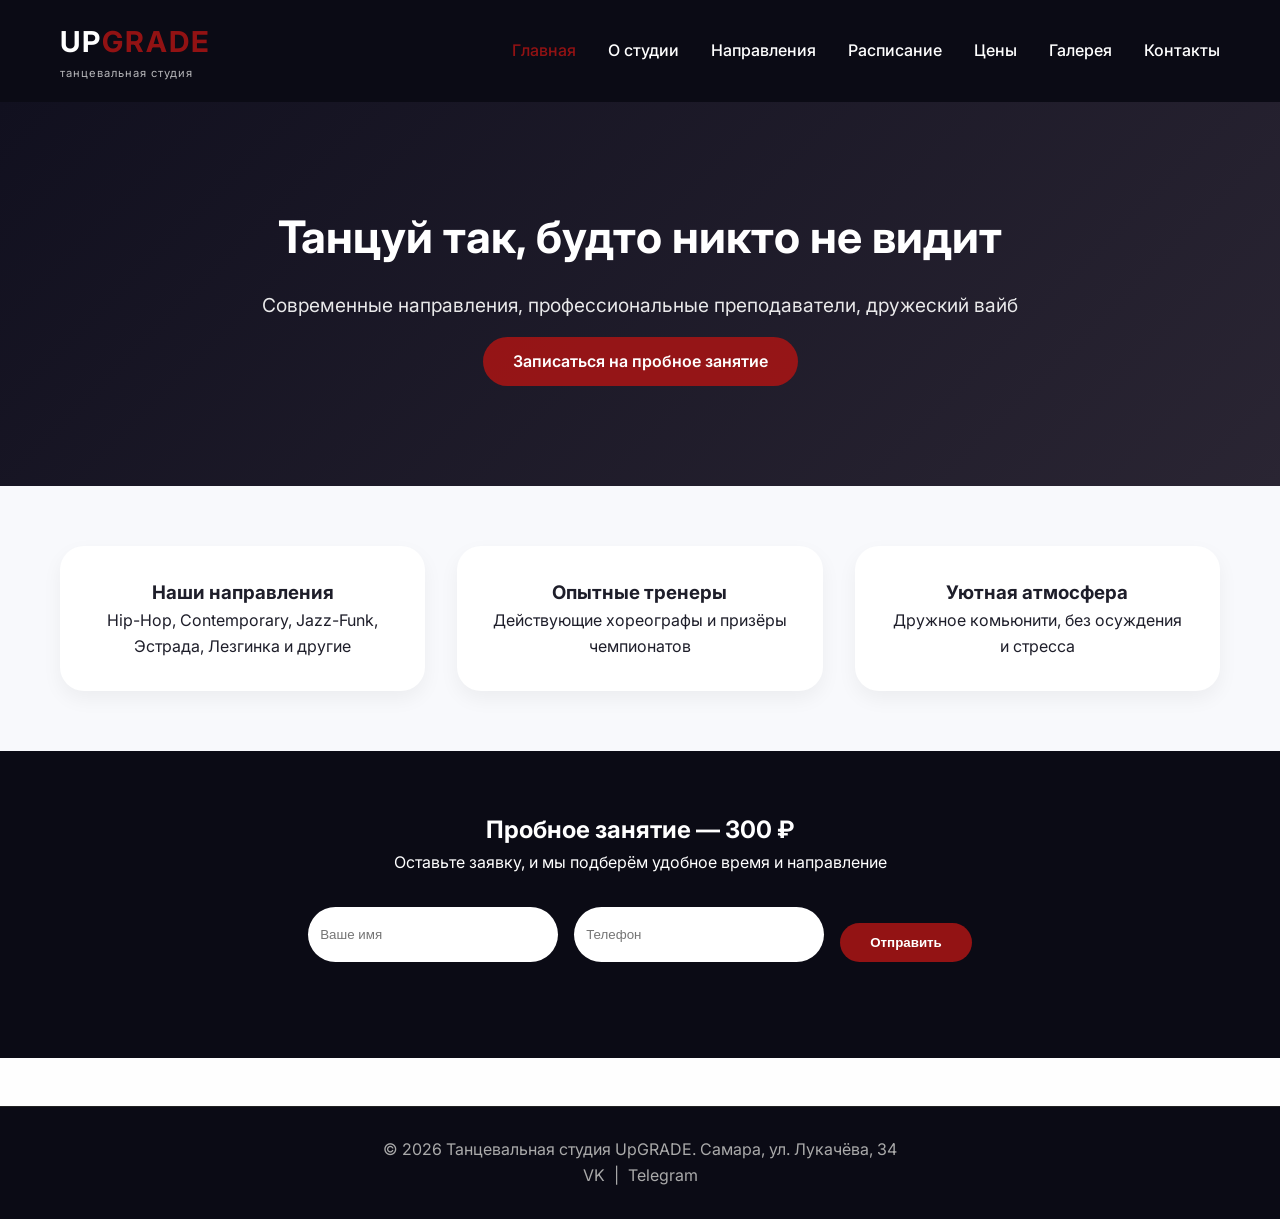
<file: супертунцтунцсайт/index.html>
<!DOCTYPE html>
<html lang="ru">
<head>
    <meta charset="UTF-8">
    <meta name="viewport" content="width=device-width, initial-scale=1.0, user-scalable=yes">
    <title>UpGRADE | Танцевальная студия в Самаре</title>
    <link rel="stylesheet" href="css/style.css">
    <link href="https://fonts.googleapis.com/css2?family=Inter:opsz,wght@14..32,400;14..32,500;14..32,600;14..32,700&display=swap" rel="stylesheet">
    <!-- Favicon -->
<link rel="icon" type="image/png" href="favicon.png">

<!-- SEO -->
<meta name="description" content="Танцевальная студия UpGRADE в Самаре. Современные направления, профессиональные преподаватели, пробное занятие 300₽.">
<meta name="keywords" content="танцы, Самара, танцевальная студия, hip-hop, contemporary, break dance, jazz-funk, эстрада, классическая хореография, лезгинка, детские, растяжка">
<meta name="author" content="UpGRADE Dance Studio">

<!-- Open Graph (для соцсетей) -->
<meta property="og:title" content="UpGRADE | Танцевальная студия">
<meta property="og:description" content="Танцуй с нами! Пробное занятие — 300₽">
<meta property="og:image" content="https://your-site.com/images/og-image.jpg">
<meta property="og:type" content="website">
<!-- Yandex Metrika -->
<script>
    (function(m,e,t,r,i,k,a){m[i]=m[i]||function(){(m[i].a=m[i].a||[]).push(arguments)};
    m[i].l=1*new Date();
    for (var j = 0; j < document.scripts.length; j++) {if (document.scripts[j].src === r) { return; }}
    k=e.createElement(t),a=e.getElementsByTagName(t)[0],k.async=1,k.src=r,a.parentNode.insertBefore(k,a)})
    (window, document, "script", "https://mc.yandex.ru/metrika/tag.js", "ym");
    ym(XXXXXXXX, "init", { clickmap:true, trackLinks:true, accurateTrackBounce:true });
</script>
</head>
<body>

<header class="header">
    <div class="container">
        <div class="logo">
            <h1>UP<span>GRADE</span></h1>
            <p>танцевальная студия</p>
        </div>
        <nav class="nav">
            <ul>
                <li><a href="index.html" class="active">Главная</a></li>
                <li><a href="about.html">О студии</a></li>
                <li><a href="directions.html">Направления</a></li>
                <li><a href="schedule.html">Расписание</a></li>
                <li><a href="prices.html">Цены</a></li>
                <li><a href="gallery.html">Галерея</a></li>
                <li><a href="contacts.html">Контакты</a></li>
            </ul>
        </nav>
        <div class="burger">
            <span></span><span></span><span></span>
        </div>
    </div>
</header>

<main>
    <section class="hero">
        <div class="container">
            <h2>Танцуй так, будто никто не видит</h2>
            <p>Современные направления, профессиональные преподаватели, дружеский вайб</p>
            <a href="#trial" class="btn btn-primary">Записаться на пробное занятие</a>
        </div>
    </section>

    <section class="features">
        <div class="container">
            <div class="feature-card">
                <h3>Наши направления</h3>
                <p>Hip-Hop, Contemporary, Jazz-Funk, Эстрада, Лезгинка и другие</p>
            </div>
            <div class="feature-card">
                <h3>Опытные тренеры</h3>
                <p>Действующие хореографы и призёры чемпионатов</p>
            </div>
            <div class="feature-card">
                <h3>Уютная атмосфера</h3>
                <p>Дружное комьюнити, без осуждения и стресса</p>
            </div>
        </div>
    </section>

    <section id="trial" class="trial">
        <div class="container">
            <h2>Пробное занятие — 300 ₽</h2>
            <p>Оставьте заявку, и мы подберём удобное время и направление</p>
            <form id="trialForm">
                <input type="text" placeholder="Ваше имя" required>
                <input type="tel" placeholder="Телефон" required>
                <button type="submit" class="btn btn-primary">Отправить</button>
            </form>
            <div id="formMessage"></div>
        </div>
    </section>
</main>

<footer>
    <div class="container">
        <p>© 2026 Танцевальная студия UpGRADE. Самара, ул. Лукачёва, 34</p>
        <div class="socials">
            <a href="#">VK</a> | <a href="#">Telegram</a>
        </div>
    </div>
</footer>

<script src="js/main.js"></script>
</body>
</html>
</file>
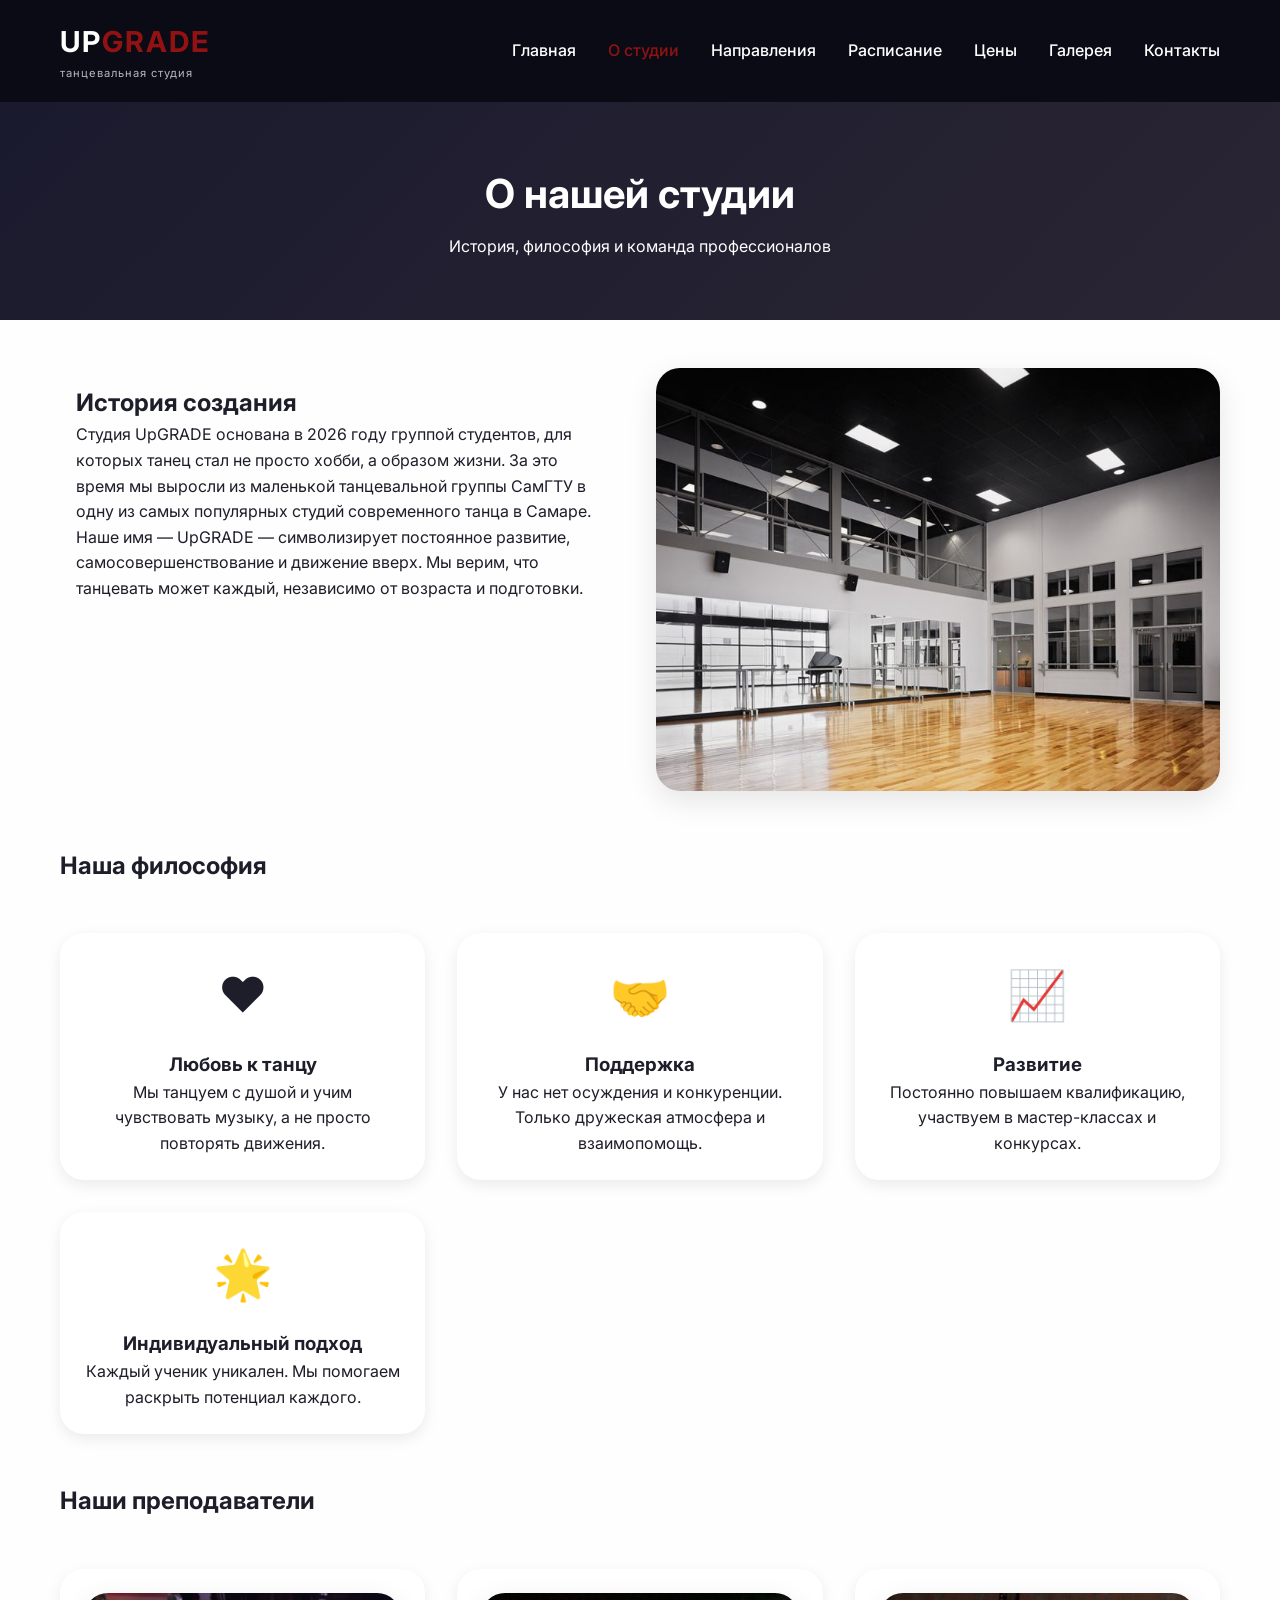
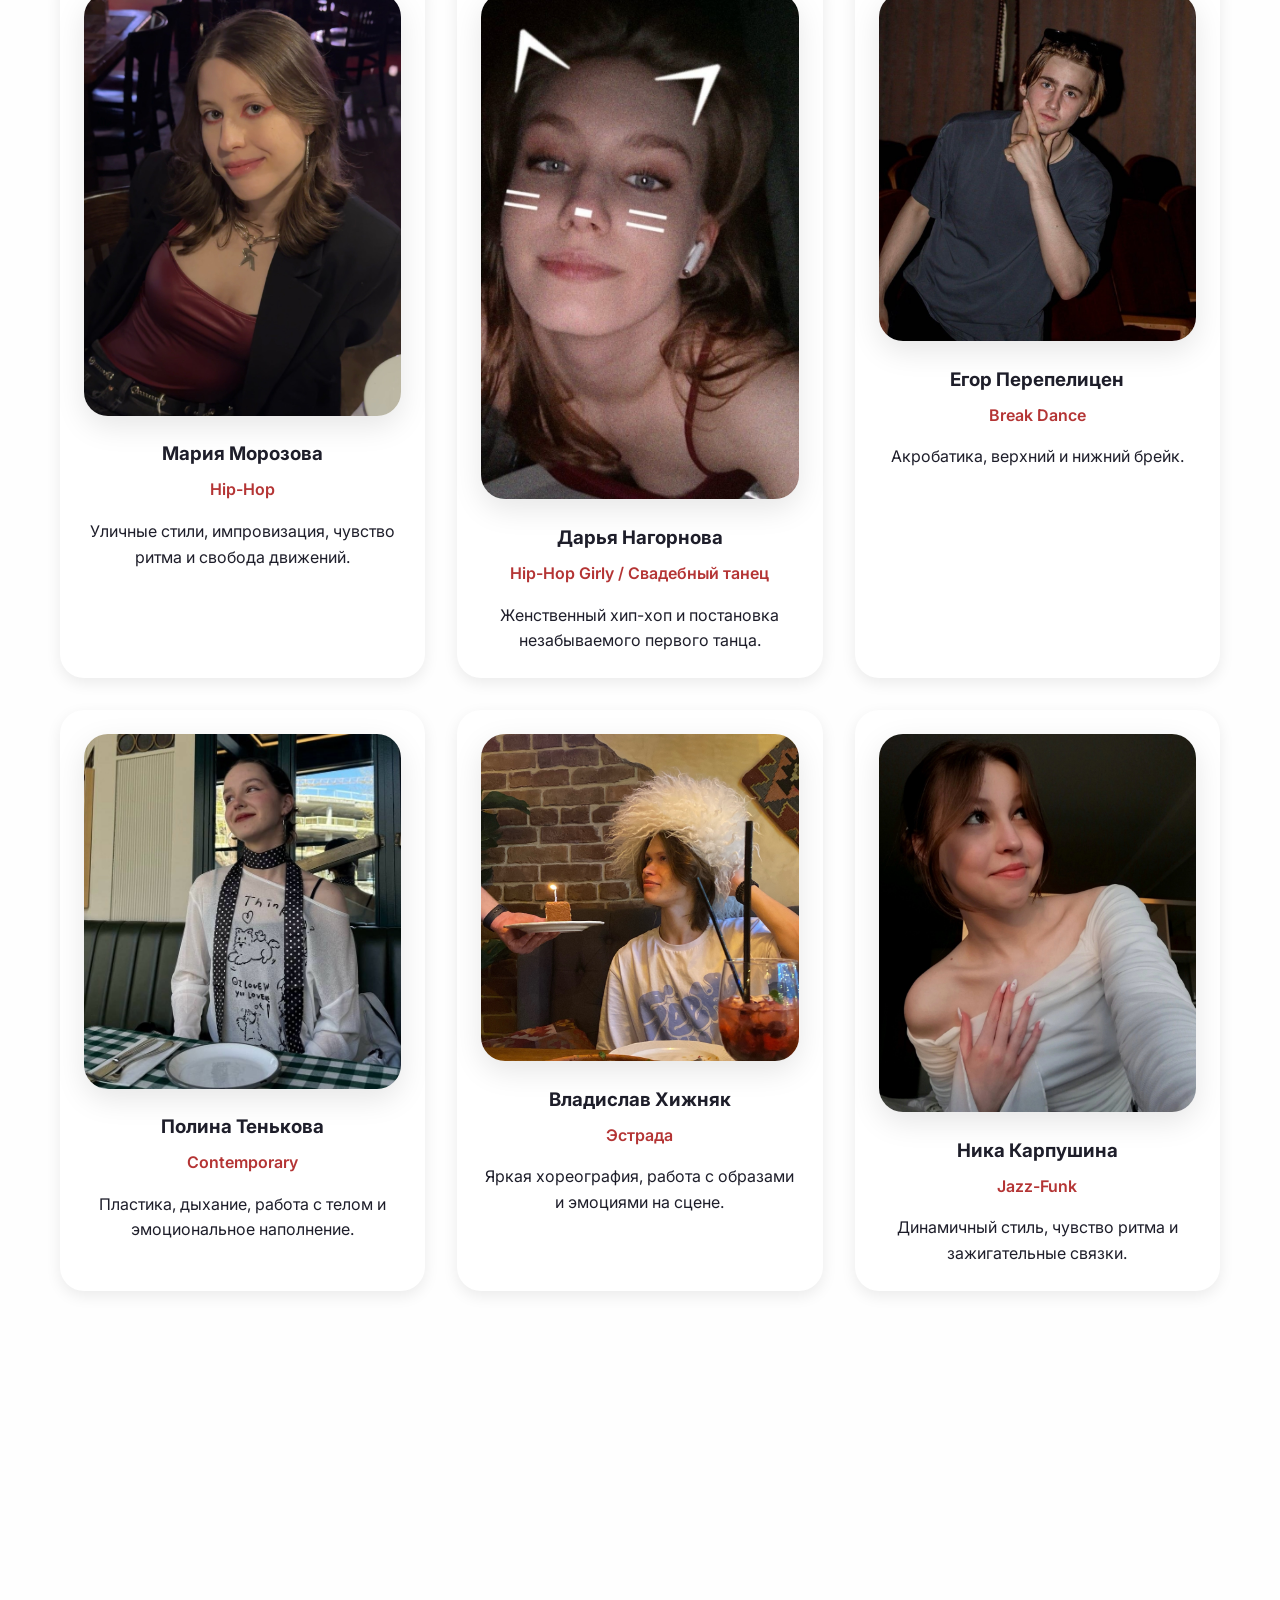
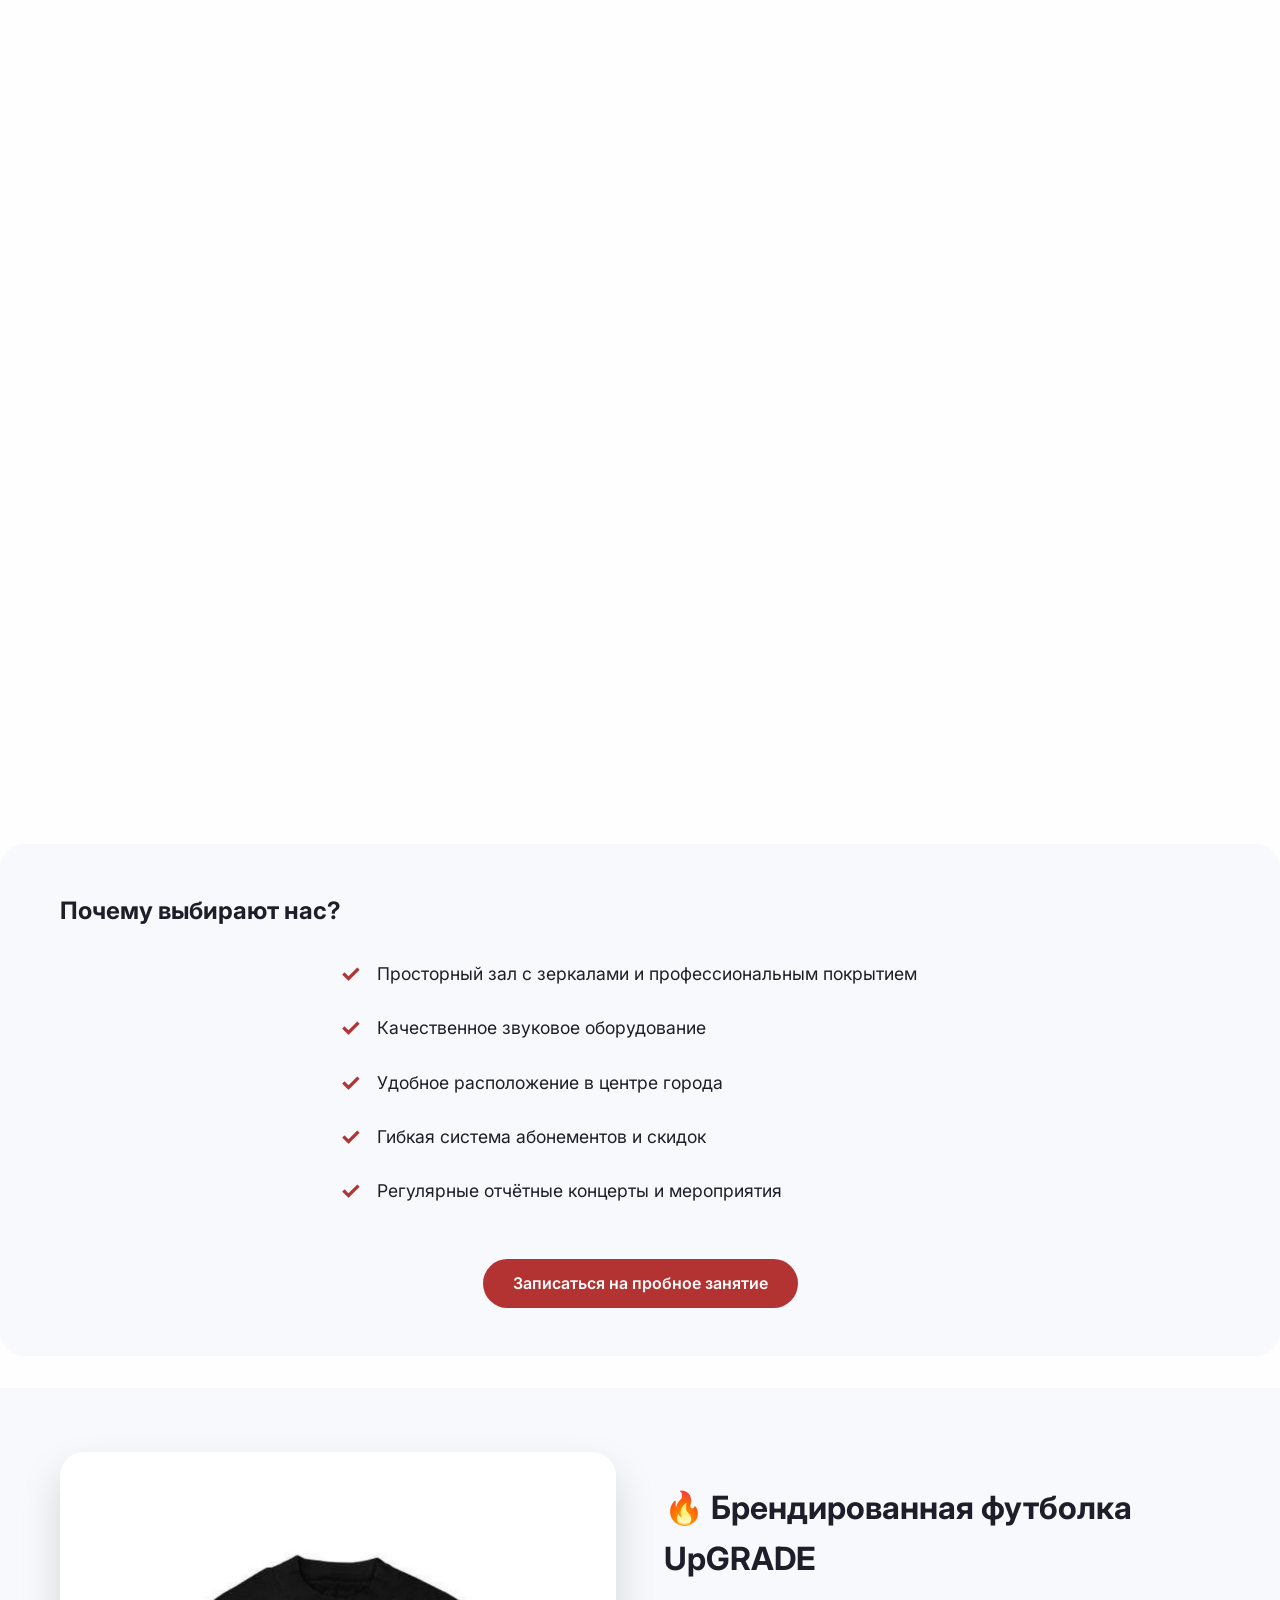
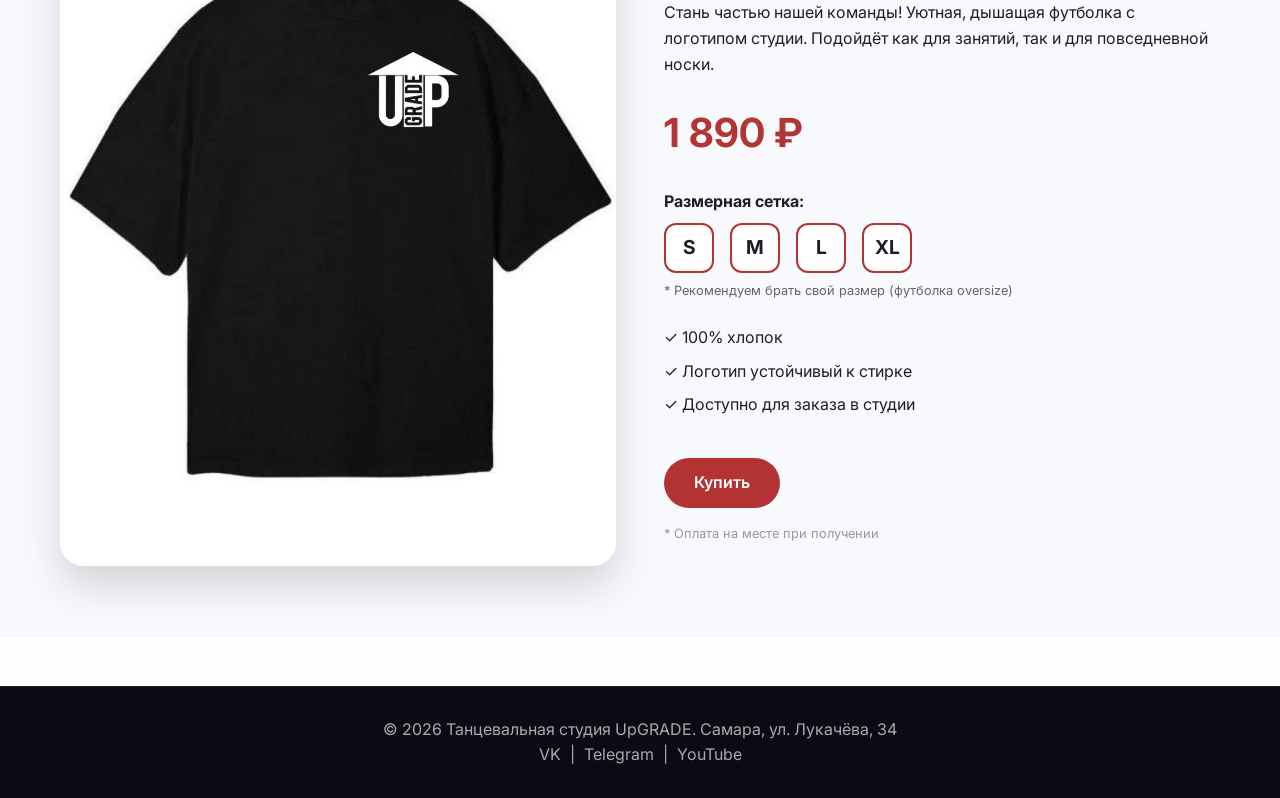
<file: супертунцтунцсайт/about.html>
<!DOCTYPE html>
<html lang="ru">
<head>
    <meta charset="UTF-8">
    <meta name="viewport" content="width=device-width, initial-scale=1.0">
    <title>О студии | UpGRADE | Танцевальная студия в Самаре</title>
    <link rel="stylesheet" href="css/style.css">
    <link href="https://fonts.googleapis.com/css2?family=Inter:opsz,wgt@14..32,400;14..32,500;14..32,600;14..32,700&display=swap" rel="stylesheet">
    <!-- Favicon -->
<link rel="icon" type="image/png" href="favicon.png">

<!-- SEO -->
<meta name="description" content="Танцевальная студия UpGRADE в Самаре. Современные направления, профессиональные преподаватели, пробное занятие 300₽.">
<meta name="keywords" content="танцы, Самара, танцевальная студия, hip-hop, contemporary, k-pop, high heels">
<meta name="author" content="UpGRADE Dance Studio">

<!-- Open Graph (для соцсетей) -->
<meta property="og:title" content="UpGRADE | Танцевальная студия">
<meta property="og:description" content="Танцуй с нами! Пробное занятие — 300₽">
<meta property="og:image" content="https://your-site.com/images/og-image.jpg">
<meta property="og:type" content="website">
<!-- Yandex Metrika -->
<script>
    (function(m,e,t,r,i,k,a){m[i]=m[i]||function(){(m[i].a=m[i].a||[]).push(arguments)};
    m[i].l=1*new Date();
    for (var j = 0; j < document.scripts.length; j++) {if (document.scripts[j].src === r) { return; }}
    k=e.createElement(t),a=e.getElementsByTagName(t)[0],k.async=1,k.src=r,a.parentNode.insertBefore(k,a)})
    (window, document, "script", "https://mc.yandex.ru/metrika/tag.js", "ym");
    ym(XXXXXXXX, "init", { clickmap:true, trackLinks:true, accurateTrackBounce:true });
</script>
</head>
<body>

<header class="header">
    <div class="container">
        <div class="logo">
            <h1>UP<span>GRADE</span></h1>
            <p>танцевальная студия</p>
        </div>
        <nav class="nav">
            <ul>
                <li><a href="index.html">Главная</a></li>
                <li><a href="about.html" class="active">О студии</a></li>
                <li><a href="directions.html">Направления</a></li>
                <li><a href="schedule.html">Расписание</a></li>
                <li><a href="prices.html">Цены</a></li>
                <li><a href="gallery.html">Галерея</a></li>
                <li><a href="contacts.html">Контакты</a></li>
            </ul>
        </nav>
        <div class="burger">
            <span></span><span></span><span></span>
        </div>
    </div>
</header>

<main>
    <section class="page-hero">
        <div class="container">
            <h1>О нашей студии</h1>
            <p>История, философия и команда профессионалов</p>
        </div>
    </section>

    <section class="about-story">
        <div class="container">
            <div class="about-grid">
                <div class="about-text">
                    <h2>История создания</h2>
                    <p>Студия UpGRADE основана в 2026 году группой студентов, для которых танец стал не просто хобби, а образом жизни. За это время мы выросли из маленькой танцевальной группы СамГТУ в одну из самых популярных студий современного танца в Самаре.</p>
                    <p>Наше имя — UpGRADE — символизирует постоянное развитие, самосовершенствование и движение вверх. Мы верим, что танцевать может каждый, независимо от возраста и подготовки.</p>
                </div>
                <div class="about-image">
                    <img src="images/studio.jpg" alt="Танцевальный зал студии UpGRADE" onerror="this.src='https://placehold.co/600x400/1e1e2a/ff6b6b?text=UpGRADE+Studio'">
                </div>
            </div>
        </div>
    </section>

    <section class="philosophy">
        <div class="container">
            <h2>Наша философия</h2>
            <div class="philosophy-grid">
                <div class="philosophy-item">
                    <div class="philosophy-icon">❤️</div>
                    <h3>Любовь к танцу</h3>
                    <p>Мы танцуем с душой и учим чувствовать музыку, а не просто повторять движения.</p>
                </div>
                <div class="philosophy-item">
                    <div class="philosophy-icon">🤝</div>
                    <h3>Поддержка</h3>
                    <p>У нас нет осуждения и конкуренции. Только дружеская атмосфера и взаимопомощь.</p>
                </div>
                <div class="philosophy-item">
                    <div class="philosophy-icon">📈</div>
                    <h3>Развитие</h3>
                    <p>Постоянно повышаем квалификацию, участвуем в мастер-классах и конкурсах.</p>
                </div>
                <div class="philosophy-item">
                    <div class="philosophy-icon">🌟</div>
                    <h3>Индивидуальный подход</h3>
                    <p>Каждый ученик уникален. Мы помогаем раскрыть потенциал каждого.</p>
                </div>
            </div>
        </div>
    </section>

    <section class="teachers">
    <div class="container">
        <h2>Наши преподаватели</h2>
        <div class="teachers-grid">

                        <div class="teacher-card">
                <div class="teacher-photo">
                    <img src="images/maria-morozova.jpg" alt="Мария Морозова" onerror="this.src='https://placehold.co/300x300/2a2533/ff6b6b?text=Мария'">
                </div>
                <h3>Мария Морозова</h3>
                <p class="teacher-direction">Hip-Hop</p>
                <p>Уличные стили, импровизация, чувство ритма и свобода движений.</p>
            </div>

            <div class="teacher-card">
                <div class="teacher-photo">
                    <img src="images/darya-nagornova.jpg" alt="Дарья Нагорнова" onerror="this.src='https://placehold.co/300x300/2a2533/ff6b6b?text=Дарья'">
                </div>
                <h3>Дарья Нагорнова</h3>
                <p class="teacher-direction">Hip-Hop Girly / Свадебный танец</p>
                <p>Женственный хип-хоп и постановка незабываемого первого танца.</p>
            </div>

            <div class="teacher-card">
                <div class="teacher-photo">
                    <img src="images/egor-perepelitsyn.jpg" alt="Егор Перепелицен" onerror="this.src='https://placehold.co/300x300/2a2533/ff6b6b?text=Егор'">
                </div>
                <h3>Егор Перепелицен</h3>
                <p class="teacher-direction">Break Dance</p>
                <p>Акробатика, верхний и нижний брейк.</p>
            </div>

            <div class="teacher-card">
                <div class="teacher-photo">
                    <img src="images/polina-tenkova.jpg" alt="Полина Тенькова" onerror="this.src='https://placehold.co/300x300/2a2533/ff6b6b?text=Полина'">
                </div>
                <h3>Полина Тенькова</h3>
                <p class="teacher-direction">Contemporary</p>
                <p>Пластика, дыхание, работа с телом и эмоциональное наполнение.</p>
            </div>

            <div class="teacher-card">
                <div class="teacher-photo">
                    <img src="images/vladislav-khizhnyak.jpg" alt="Владислав Хижняк" onerror="this.src='https://placehold.co/300x300/2a2533/ff6b6b?text=Владислав'">
                </div>
                <h3>Владислав Хижняк</h3>
                <p class="teacher-direction">Эстрада</p>
                <p>Яркая хореография, работа с образами и эмоциями на сцене.</p>
            </div>

            <div class="teacher-card">
                <div class="teacher-photo">
                    <img src="images/nika-karpushina.jpg" alt="Ника Карпушина" onerror="this.src='https://placehold.co/300x300/2a2533/ff6b6b?text=Ника'">
                </div>
                <h3>Ника Карпушина</h3>
                <p class="teacher-direction">Jazz-Funk</p>
                <p>Динамичный стиль, чувство ритма и зажигательные связки.</p>
            </div>

            <div class="teacher-card">
                <div class="teacher-photo">
                    <img src="images/maryana-alasheeva.jpg" alt="Марьяна Алашеева" onerror="this.src='https://placehold.co/300x300/2a2533/ff6b6b?text=Марьяна'">
                </div>
                <h3>Марьяна Алашеева</h3>
                <p class="teacher-direction">Классическая хореография</p>
                <p>База, техника, грация и правильная постановка корпуса.</p>
            </div>

            <div class="teacher-card">
                <div class="teacher-photo">
                    <img src="images/alexandra-sidorova.jpg" alt="Александра Сидорова" onerror="this.src='https://placehold.co/300x300/2a2533/ff6b6b?text=Александра'">
                </div>
                <h3>Александра Сидорова</h3>
                <p class="teacher-direction">Лезгинка</p>
                <p>Национальная хореография, энергия, темперамент и техника.</p>
            </div>

            <div class="teacher-card">
                <div class="teacher-photo">
                    <img src="images/anna-aristova.jpg" alt="Анна Аристова" onerror="this.src='https://placehold.co/300x300/2a2533/ff6b6b?text=Анна'">
                </div>
                <h3>Анна Аристова</h3>
                <p class="teacher-direction">Растяжка</p>
                <p>Улучшение гибкости, работа над шпагатами и здоровьем суставов.</p>
            </div>

            <div class="teacher-card">
                <div class="teacher-photo">
                    <img src="images/alina-zakirova.jpg" alt="Алина Закирова" onerror="this.src='https://placehold.co/300x300/2a2533/ff6b6b?text=Алина'">
                </div>
                <h3>Алина Закирова</h3>
                <p class="teacher-direction">Детские танцы</p>
                <p>Развитие координации, музыкальности и любви к танцу с малых лет.</p>
            </div>

        </div>
    </div>
</section>

    <section class="studio-features">
        <div class="container">
            <h2>Почему выбирают нас?</h2>
            <div class="features-list">
                <div class="feature-item">
                    <span class="feature-check">✓</span>
                    <span>Просторный зал с зеркалами и профессиональным покрытием</span>
                </div>
                <div class="feature-item">
                    <span class="feature-check">✓</span>
                    <span>Качественное звуковое оборудование</span>
                </div>
                <div class="feature-item">
                    <span class="feature-check">✓</span>
                    <span>Удобное расположение в центре города</span>
                </div>
                <div class="feature-item">
                    <span class="feature-check">✓</span>
                    <span>Гибкая система абонементов и скидок</span>
                </div>
                <div class="feature-item">
                    <span class="feature-check">✓</span>
                    <span>Регулярные отчётные концерты и мероприятия</span>
                </div>
            </div>
            <div class="cta-center">
                <a href="#trial" class="btn btn-primary">Записаться на пробное занятие</a>
            </div>
        </div>
    </section>
<!-- Блок МЕРЧ -->
<section class="merch">
    <div class="container">
        <div class="merch-wrapper">
            <div class="merch-image">
                <img src="images/merch-shirt.jpg" alt="Футболка UpGRADE" onerror="this.src='https://placehold.co/500x500/0b0b15/ff6b6b?text=UpGRADE+Shirt'">
            </div>
            <div class="merch-info">
                <h2>🔥 Брендированная футболка UpGRADE</h2>
                <p>Стань частью нашей команды! Уютная, дышащая футболка с логотипом студии. Подойдёт как для занятий, так и для повседневной носки.</p>
                
                <div class="merch-price">1 890 ₽</div>
                
                <div class="merch-sizes">
                    <strong>Размерная сетка:</strong>
                    <div class="size-list">
                        <span class="size">S</span>
                        <span class="size">M</span>
                        <span class="size">L</span>
                        <span class="size">XL</span>
                    </div>
                    <p class="size-note">* Рекомендуем брать свой размер (футболка oversize)</p>
                </div>
                
                <div class="merch-features">
                    <p>✓ 100% хлопок</p>
                    <p>✓ Логотип устойчивый к стирке</p>
                    <p>✓ Доступно для заказа в студии</p>
                </div>
                
                <a href="contacts.html" class="btn btn-primary"> Купить </a>
                <p class="merch-note">* Оплата на месте при получении</p>
            </div>
        </div>
    </div>
</section>
</main>

<footer>
    <div class="container">
        <p>© 2026 Танцевальная студия UpGRADE. Самара, ул. Лукачёва, 34</p>
        <div class="socials">
            <a href="#">VK</a> | <a href="#">Telegram</a> | <a href="#">YouTube</a>
        </div>
    </div>
</footer>

<script src="js/main.js"></script>
</body>
</html>
</file>
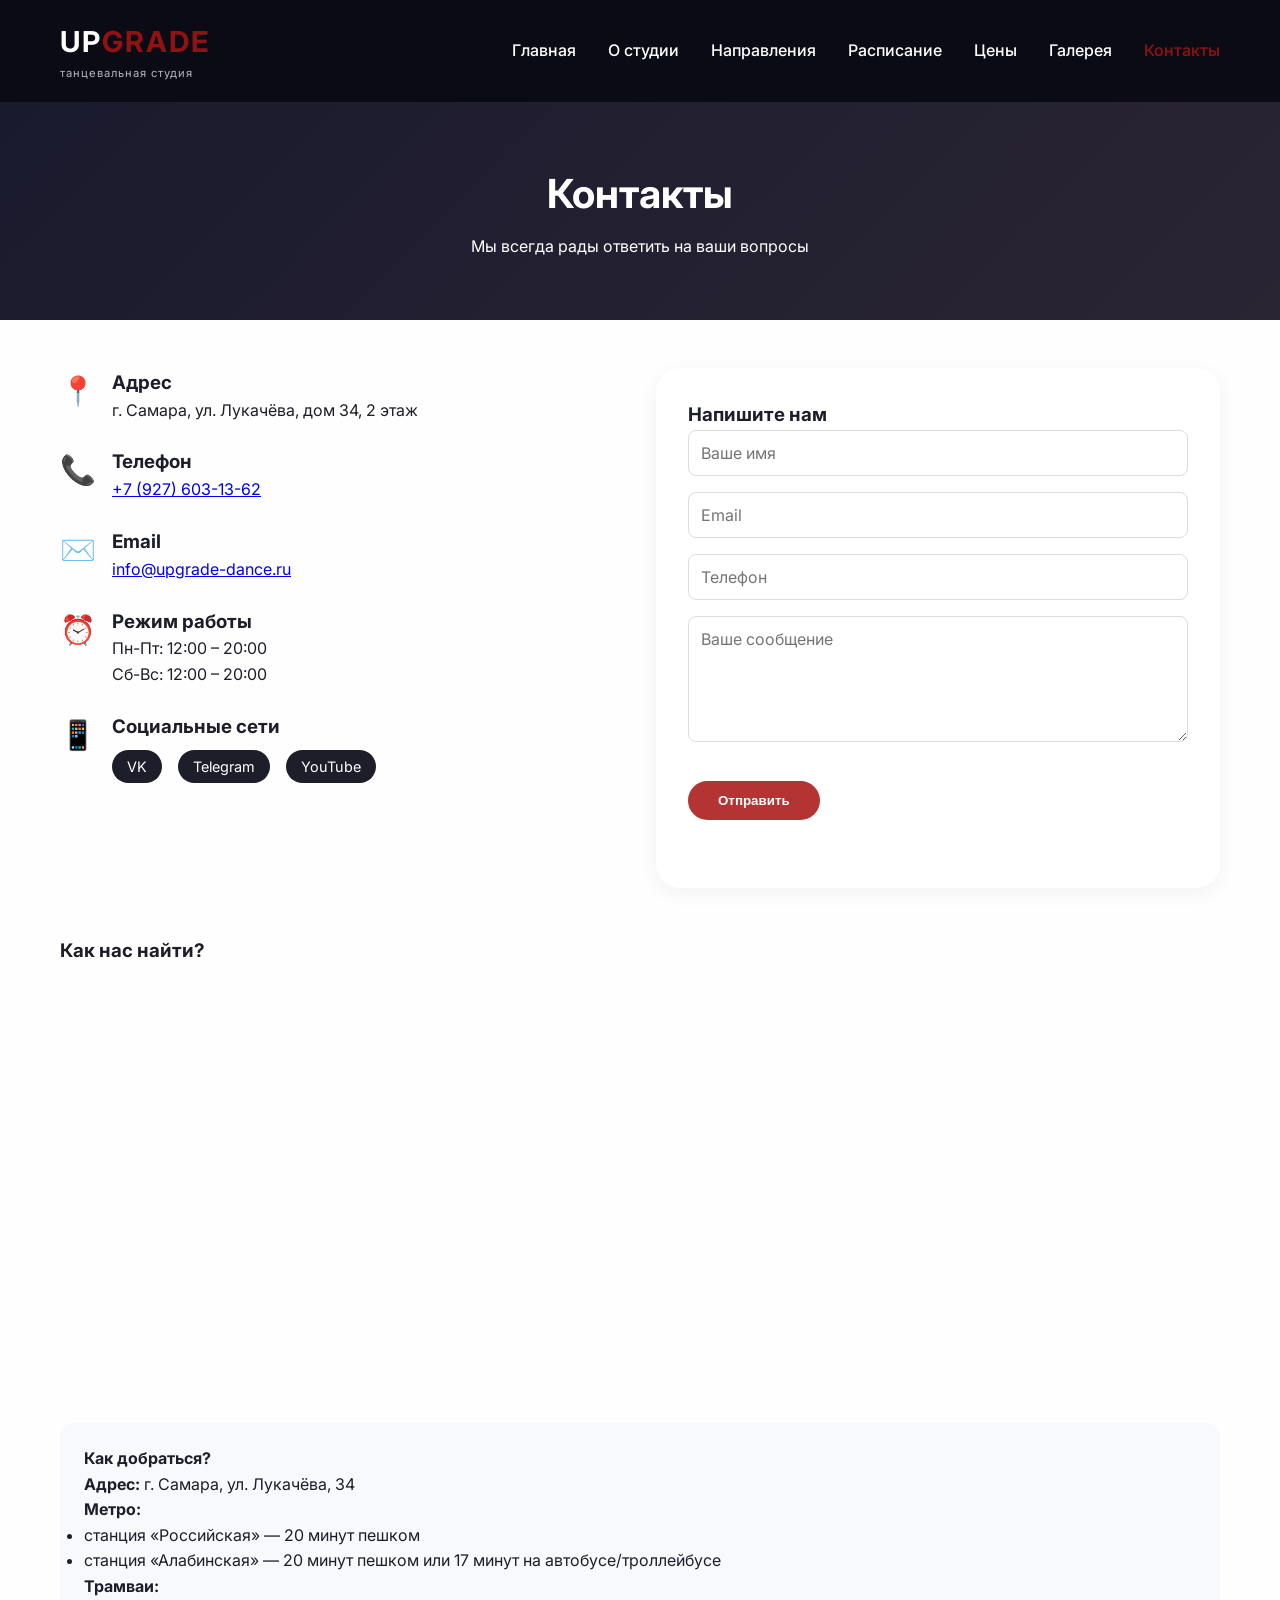
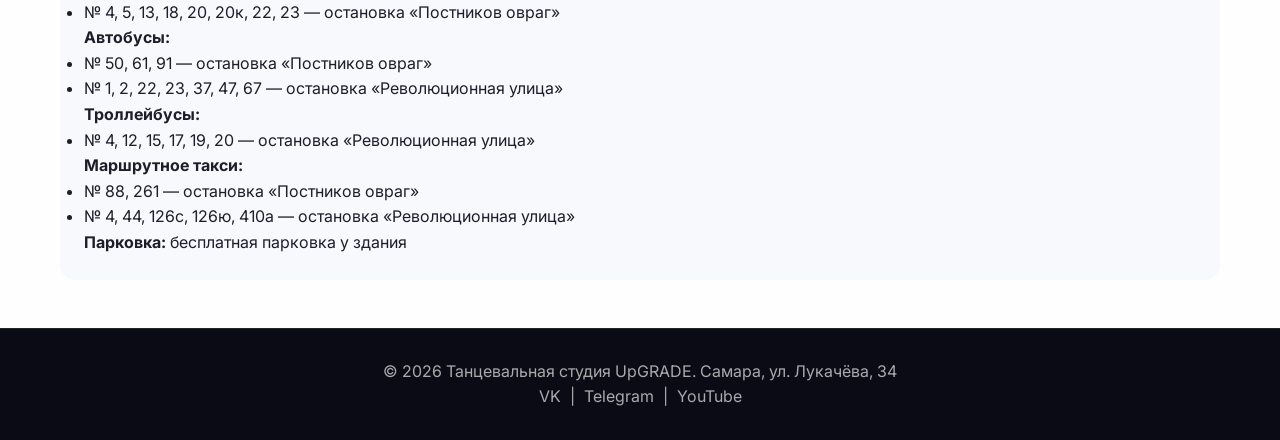
<file: супертунцтунцсайт/contacts.html>
<!DOCTYPE html>
<html lang="ru">
<head>
    <meta charset="UTF-8">
    <meta name="viewport" content="width=device-width, initial-scale=1.0">
    <title>Контакты | UpGRADE | Как нас найти</title>
    <link rel="stylesheet" href="css/style.css">
    <link href="https://fonts.googleapis.com/css2?family=Inter:opsz,wgt@14..32,400;14..32,500;14..32,600;14..32,700&display=swap" rel="stylesheet">
    <!-- Favicon -->
<link rel="icon" type="image/png" href="favicon.png">

<!-- SEO -->
<meta name="description" content="Танцевальная студия UpGRADE в Самаре. Современные направления, профессиональные преподаватели, пробное занятие 300₽.">
<meta name="keywords" content="танцы, Самара, танцевальная студия, hip-hop, contemporary, k-pop, high heels">
<meta name="author" content="UpGRADE Dance Studio">

<!-- Open Graph (для соцсетей) -->
<meta property="og:title" content="UpGRADE | Танцевальная студия">
<meta property="og:description" content="Танцуй с нами! Пробное занятие — 300₽">
<meta property="og:image" content="https://your-site.com/images/og-image.jpg">
<meta property="og:type" content="website">
<!-- Yandex Metrika -->
<script>
    (function(m,e,t,r,i,k,a){m[i]=m[i]||function(){(m[i].a=m[i].a||[]).push(arguments)};
    m[i].l=1*new Date();
    for (var j = 0; j < document.scripts.length; j++) {if (document.scripts[j].src === r) { return; }}
    k=e.createElement(t),a=e.getElementsByTagName(t)[0],k.async=1,k.src=r,a.parentNode.insertBefore(k,a)})
    (window, document, "script", "https://mc.yandex.ru/metrika/tag.js", "ym");
    ym(XXXXXXXX, "init", { clickmap:true, trackLinks:true, accurateTrackBounce:true });
</script>
</head>
<body>

<header class="header">
    <div class="container">
        <div class="logo">
            <h1>UP<span>GRADE</span></h1>
            <p>танцевальная студия</p>
        </div>
        <nav class="nav">
            <ul>
                <li><a href="index.html">Главная</a></li>
                <li><a href="about.html">О студии</a></li>
                <li><a href="directions.html">Направления</a></li>
                <li><a href="schedule.html">Расписание</a></li>
                <li><a href="prices.html">Цены</a></li>
                <li><a href="gallery.html">Галерея</a></li>
                <li><a href="contacts.html" class="active">Контакты</a></li>
            </ul>
        </nav>
        <div class="burger">
            <span></span><span></span><span></span>
        </div>
    </div>
</header>

<main>
    <section class="page-hero">
        <div class="container">
            <h1>Контакты</h1>
            <p>Мы всегда рады ответить на ваши вопросы</p>
        </div>
    </section>

    <section class="contacts-info">
        <div class="container">
            <div class="contacts-grid">
                <div class="contacts-details">
                    <div class="contact-block">
                        <div class="contact-icon">📍</div>
                        <div>
                            <h3>Адрес</h3>
                            <p>г. Самара, ул. Лукачёва, дом 34, 2 этаж</p>
                        </div>
                    </div>

                    <div class="contact-block">
                        <div class="contact-icon">📞</div>
                        <div>
                            <h3>Телефон</h3>
                            <p><a href="tel:+79271234567">+7 (927) 603-13-62</a></p>
                        </div>
                    </div>

                    <div class="contact-block">
                        <div class="contact-icon">✉️</div>
                        <div>
                            <h3>Email</h3>
                            <p><a href="mailto:info@upgrade-dance.ru">info@upgrade-dance.ru</a></p>
                        </div>
                    </div>

                    <div class="contact-block">
                        <div class="contact-icon">⏰</div>
                        <div>
                            <h3>Режим работы</h3>
                            <p>Пн-Пт: 12:00 – 20:00<br>
                            Сб-Вс: 12:00 – 20:00</p>
                        </div>
                    </div>

                    <div class="contact-block">
                        <div class="contact-icon">📱</div>
                        <div>
                            <h3>Социальные сети</h3>
                            <div class="social-links">
                                <a href="#" class="social-link">VK</a>
                                <a href="#" class="social-link">Telegram</a>
                                <a href="#" class="social-link">YouTube</a>
                            </div>
                        </div>
                    </div>
                </div>

                <div class="contacts-form">
                    <h3>Напишите нам</h3>
                    <form id="contactForm">
                        <input type="text" placeholder="Ваше имя" required>
                        <input type="email" placeholder="Email" required>
                        <input type="tel" placeholder="Телефон">
                        <textarea rows="5" placeholder="Ваше сообщение" required></textarea>
                        <button type="submit" class="btn btn-primary">Отправить</button>
                    </form>
                    <div id="contactFormMessage"></div>
                </div>
            </div>
        </div>
    </section>

    <section class="map">
    <div class="container">
        <h3>Как нас найти?</h3>
        <div class="map-container">
            <iframe 
                src="https://yandex.ru/map-widget/v1/?ll=50.141278,53.195878&z=17&pt=50.141278,53.195878,flag&mode=search&text=Самара%20Лукачёва%2034" 
                width="100%" 
                height="400" 
                style="border:0; border-radius: 16px;"
                allowfullscreen=""
                loading="lazy">
            </iframe>
        </div>
        <div class="transport-info">
            <h4>Как добраться?</h4>
            <p><strong>Адрес:</strong> г. Самара, ул. Лукачёва, 34</p>
    
            <p><strong>Метро:</strong></p>
            <ul>
                <li>станция «Российская» — 20 минут пешком</li>
                <li>станция «Алабинская» — 20 минут пешком или 17 минут на автобусе/троллейбусе</li>
            </ul>
    
            <p><strong>Трамваи:</strong></p>
            <ul>
                <li>№ 4, 5, 13, 18, 20, 20к, 22, 23 — остановка «Постников овраг»</li>
            </ul>
    
            <p><strong>Автобусы:</strong></p>
            <ul>
                <li>№ 50, 61, 91 — остановка «Постников овраг»</li>
                <li>№ 1, 2, 22, 23, 37, 47, 67 — остановка «Революционная улица»</li>
            </ul>

            <p><strong>Троллейбусы:</strong></p>
            <ul>
                <li>№ 4, 12, 15, 17, 19, 20 — остановка «Революционная улица»</li>
            </ul>
    
            <p><strong>Маршрутное такси:</strong></p>
            <ul>
                <li>№ 88, 261 — остановка «Постников овраг»</li>
                <li>№ 4, 44, 126с, 126ю, 410а — остановка «Революционная улица»</li>
            </ul>
    
            <p><strong>Парковка:</strong> бесплатная парковка у здания</p>
        </div>
    </div>
</section>
</main>

<footer>
    <div class="container">
        <p>© 2026 Танцевальная студия UpGRADE. Самара, ул. Лукачёва, 34</p>
        <div class="socials">
            <a href="#">VK</a> | <a href="#">Telegram</a> | <a href="#">YouTube</a>
        </div>
    </div>
</footer>

<script src="js/main.js"></script>
</body>
</html>
</file>
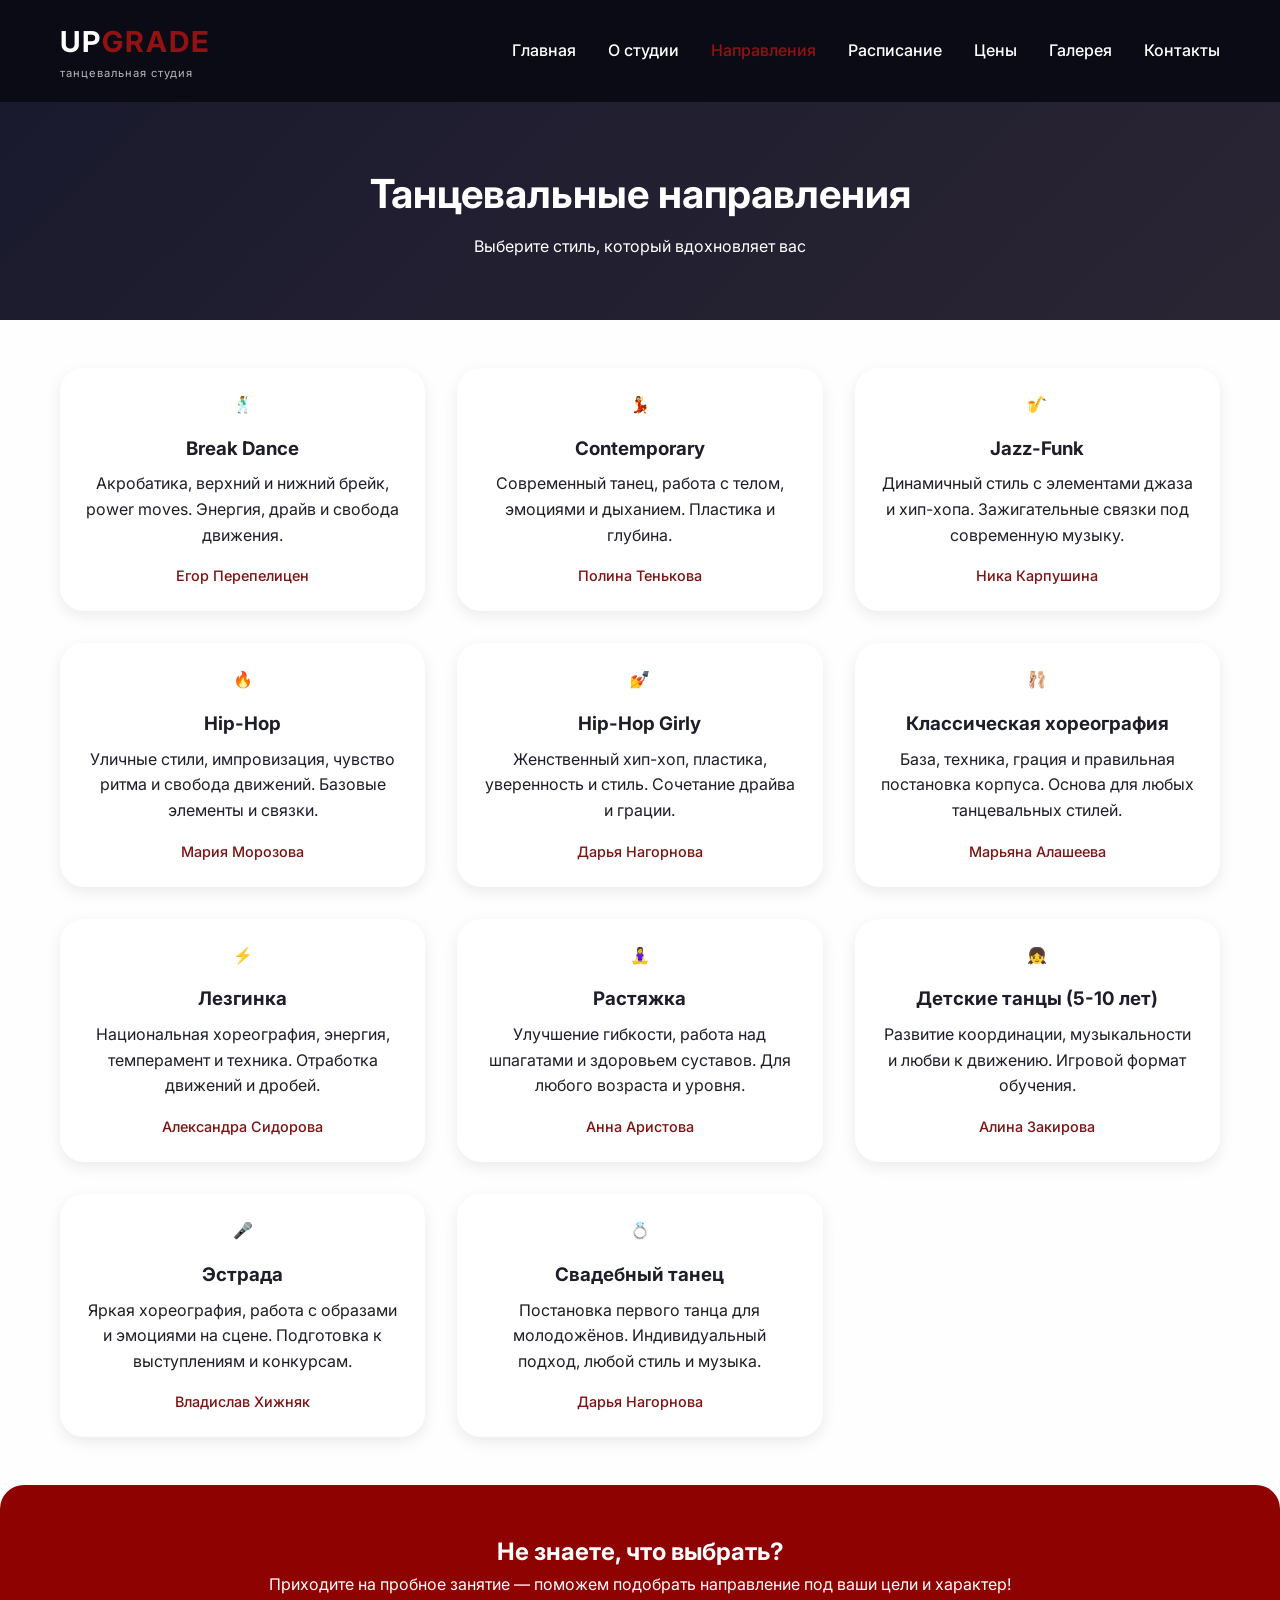
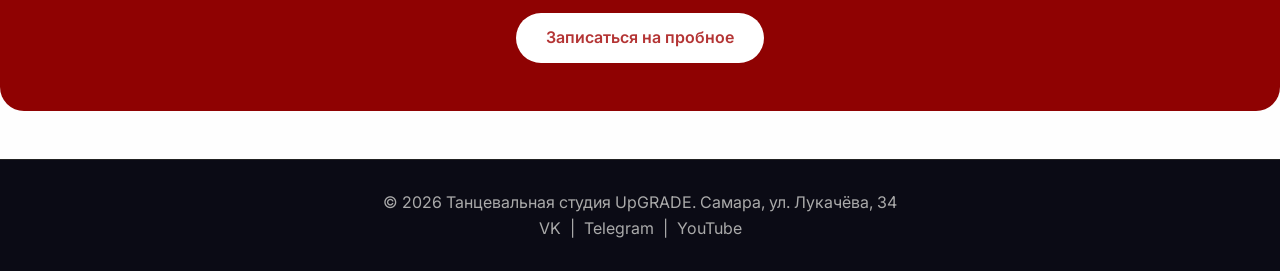
<file: супертунцтунцсайт/directions.html>
<!DOCTYPE html>
<html lang="ru">
<head>
    <meta charset="UTF-8">
    <meta name="viewport" content="width=device-width, initial-scale=1.0, user-scalable=yes">
    
    <meta name="description" content="Танцевальные направления студии UpGRADE: Hip-Hop, Contemporary, Jazz-Funk, Break Dance, Лезгинка, Классическая хореография, Растяжка, Детские танцы, Эстрада и постановка свадебных танцев.">
    
    <title>Направления | UpGRADE | Танцевальные стили в Самаре</title>
    <link rel="stylesheet" href="css/style.css">
    <link href="https://fonts.googleapis.com/css2?family=Inter:opsz,wght@14..32,400;14..32,500;14..32,600;14..32,700&display=swap" rel="stylesheet">
</head>
<body>

<header class="header">
    <div class="container">
        <div class="logo">
            <h1>UP<span>GRADE</span></h1>
            <p>танцевальная студия</p>
        </div>
        <nav class="nav">
            <ul>
                <li><a href="index.html">Главная</a></li>
                <li><a href="about.html">О студии</a></li>
                <li><a href="directions.html" class="active">Направления</a></li>
                <li><a href="schedule.html">Расписание</a></li>
                <li><a href="prices.html">Цены</a></li>
                <li><a href="gallery.html">Галерея</a></li>
                <li><a href="contacts.html">Контакты</a></li>
            </ul>
        </nav>
        <div class="burger">
            <span></span><span></span><span></span>
        </div>
    </div>
</header>

<main>
    <section class="page-hero">
        <div class="container">
            <h1>Танцевальные направления</h1>
            <p>Выберите стиль, который вдохновляет вас</p>
        </div>
    </section>

    <section class="directions-grid-section">
        <div class="container">
            <div class="directions-grid">
    
    <!-- Break Dance -->
    <div class="direction-card">
        <div class="direction-icon">🕺</div>
        <h3>Break Dance</h3>
        <p>Акробатика, верхний и нижний брейк, power moves. Энергия, драйв и свобода движения.</p>
        <div class="direction-info">
            <span>Егор Перепелицен</span>
        </div>
    </div>

    <!-- Contemporary -->
    <div class="direction-card">
        <div class="direction-icon">💃</div>
        <h3>Contemporary</h3>
        <p>Современный танец, работа с телом, эмоциями и дыханием. Пластика и глубина.</p>
        <div class="direction-info">
            <span>Полина Тенькова</span>
        </div>
    </div>

    <!-- Jazz-Funk -->
    <div class="direction-card">
        <div class="direction-icon">🎷</div>
        <h3>Jazz-Funk</h3>
        <p>Динамичный стиль с элементами джаза и хип-хопа. Зажигательные связки под современную музыку.</p>
        <div class="direction-info">
            <span>Ника Карпушина</span>
        </div>
    </div>

    <!-- Hip-Hop -->
    <div class="direction-card">
        <div class="direction-icon">🔥</div>
        <h3>Hip-Hop</h3>
        <p>Уличные стили, импровизация, чувство ритма и свобода движений. Базовые элементы и связки.</p>
        <div class="direction-info">
            <span>Мария Морозова</span>
        </div>
    </div>

    <!-- Hip-Hop Girly -->
    <div class="direction-card">
        <div class="direction-icon">💅</div>
        <h3>Hip-Hop Girly</h3>
        <p>Женственный хип-хоп, пластика, уверенность и стиль. Сочетание драйва и грации.</p>
        <div class="direction-info">
            <span>Дарья Нагорнова</span>
        </div>
    </div>

    <!-- Классическая хореография -->
    <div class="direction-card">
        <div class="direction-icon">🩰</div>
        <h3>Классическая хореография</h3>
        <p>База, техника, грация и правильная постановка корпуса. Основа для любых танцевальных стилей.</p>
        <div class="direction-info">
            <span>Марьяна Алашеева</span>
        </div>
    </div>

    <!-- Лезгинка -->
    <div class="direction-card">
        <div class="direction-icon">⚡</div>
        <h3>Лезгинка</h3>
        <p>Национальная хореография, энергия, темперамент и техника. Отработка движений и дробей.</p>
        <div class="direction-info">
            <span>Александра Сидорова</span>
        </div>
    </div>

    <!-- Растяжка -->
    <div class="direction-card">
        <div class="direction-icon">🧘‍♀️</div>
        <h3>Растяжка</h3>
        <p>Улучшение гибкости, работа над шпагатами и здоровьем суставов. Для любого возраста и уровня.</p>
        <div class="direction-info">
            <span>Анна Аристова</span>
        </div>
    </div>

    <!-- Детские танцы -->
    <div class="direction-card">
        <div class="direction-icon">👧</div>
        <h3>Детские танцы (5-10 лет)</h3>
        <p>Развитие координации, музыкальности и любви к движению. Игровой формат обучения.</p>
        <div class="direction-info">
            <span>Алина Закирова</span>
        </div>
    </div>

    <!-- Эстрада -->
    <div class="direction-card">
        <div class="direction-icon">🎤</div>
        <h3>Эстрада</h3>
        <p>Яркая хореография, работа с образами и эмоциями на сцене. Подготовка к выступлениям и конкурсам.</p>
        <div class="direction-info">
            <span>Владислав Хижняк</span>
        </div>
    </div>

    <!-- Свадебный танец -->
    <div class="direction-card">
        <div class="direction-icon">💍</div>
        <h3>Свадебный танец</h3>
        <p>Постановка первого танца для молодожёнов. Индивидуальный подход, любой стиль и музыка.</p>
        <div class="direction-info">
            <span>Дарья Нагорнова</span>
        </div>
    </div>

</div>

            </div>
        </div>
    </section>

    <section class="direction-help">
        <div class="container">
            <h2>Не знаете, что выбрать?</h2>
            <p>Приходите на пробное занятие — поможем подобрать направление под ваши цели и характер!</p>
            <a href="index.html#trial" class="btn btn-primary">Записаться на пробное</a>
        </div>
    </section>
</main>

<footer>
    <div class="container">
        <p>© 2026 Танцевальная студия UpGRADE. Самара, ул. Лукачёва, 34</p>
        <div class="socials">
            <a href="#">VK</a> | <a href="#">Telegram</a> | <a href="#">YouTube</a>
        </div>
    </div>
</footer>

<script src="js/main.js"></script>
</body>
</html>
</file>
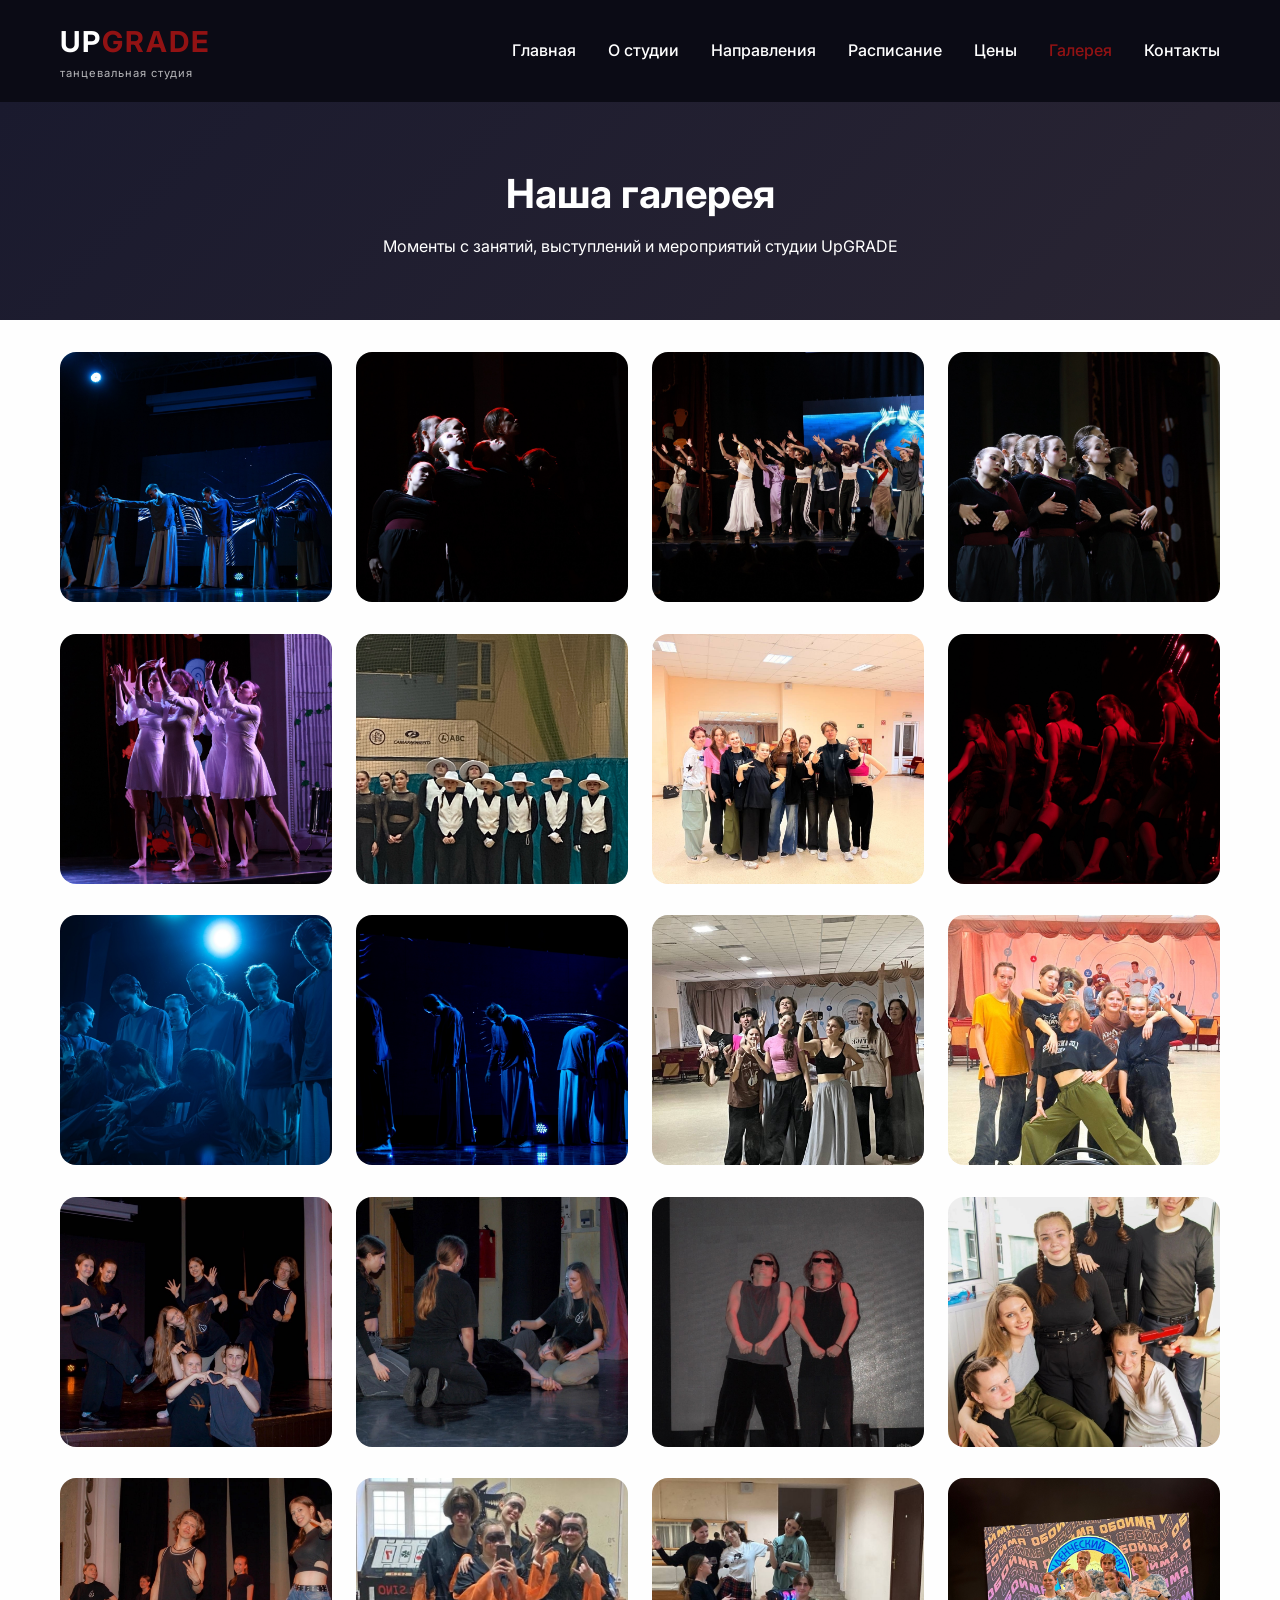
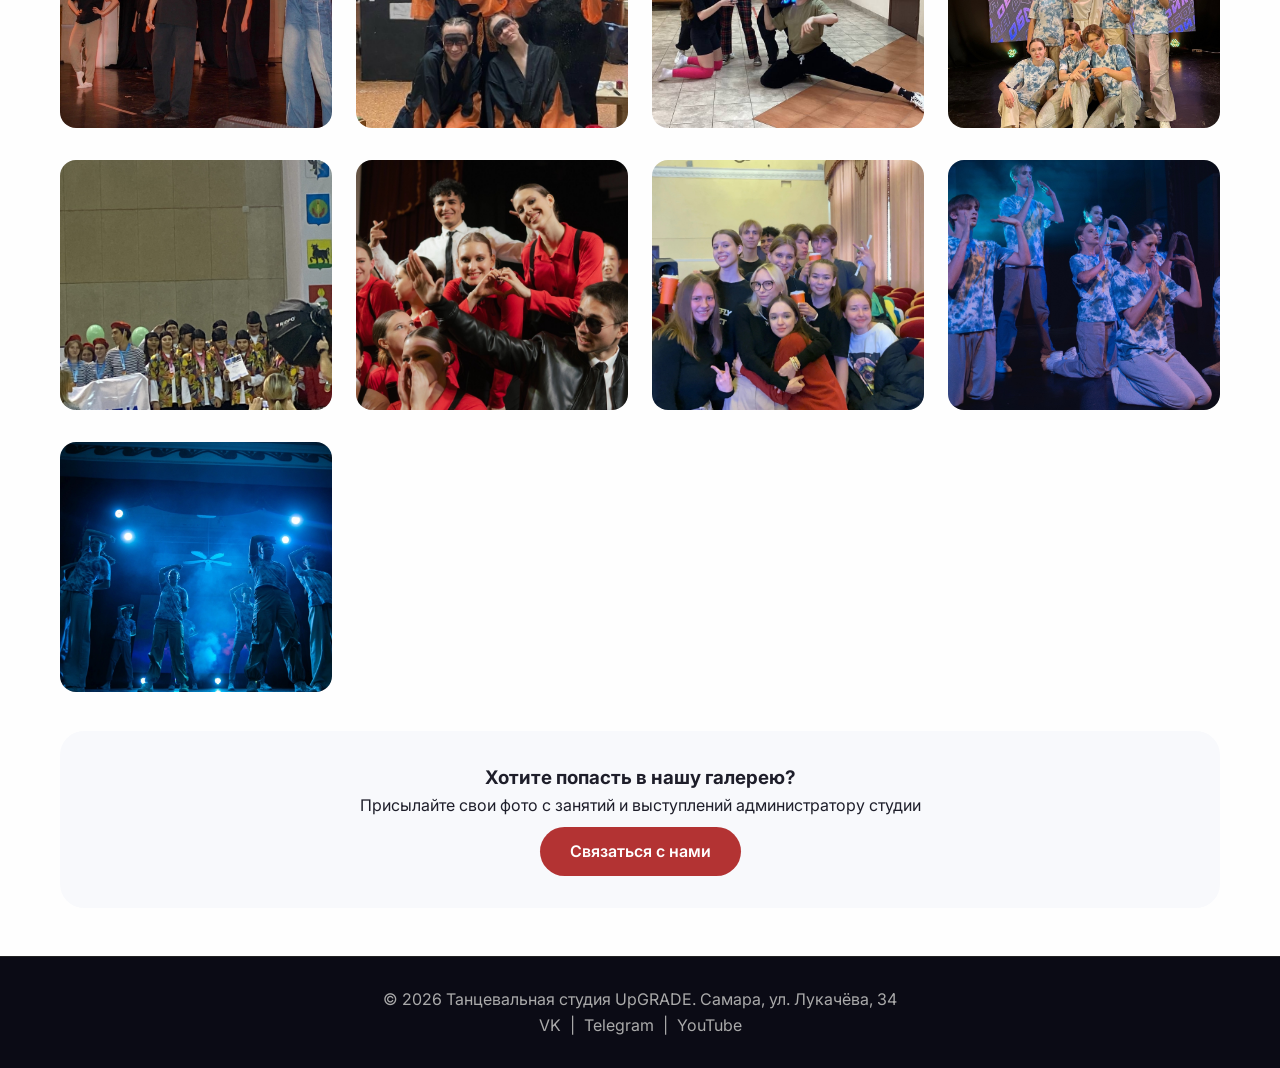
<file: супертунцтунцсайт/gallery.html>
<!DOCTYPE html>
<html lang="ru">
<head>
    <meta charset="UTF-8">
    <meta name="viewport" content="width=device-width, initial-scale=1.0, user-scalable=yes">
    
    <meta name="description" content="Фотогалерея танцевальной студии UpGRADE. Выступления, репетиции, мероприятия и атмосфера наших занятий в Самаре.">
    
    <title>Галерея | UpGRADE | Фото танцевальной студии</title>
    <link rel="stylesheet" href="css/style.css">
    <link href="https://fonts.googleapis.com/css2?family=Inter:opsz,wght@14..32,400;14..32,500;14..32,600;14..32,700&display=swap" rel="stylesheet">
<!-- Favicon -->
<link rel="icon" type="image/png" href="favicon.png">

<!-- SEO -->
<meta name="description" content="Танцевальная студия UpGRADE в Самаре. Современные направления, профессиональные преподаватели, пробное занятие 300₽.">
<meta name="keywords" content="танцы, Самара, танцевальная студия, hip-hop, contemporary, k-pop, high heels">
<meta name="author" content="UpGRADE Dance Studio">

<!-- Open Graph (для соцсетей) -->
<meta property="og:title" content="UpGRADE | Танцевальная студия">
<meta property="og:description" content="Танцуй с нами! Пробное занятие — 300₽">
<meta property="og:image" content="https://your-site.com/images/og-image.jpg">
<meta property="og:type" content="website">
<!-- Yandex Metrika -->
<script>
    (function(m,e,t,r,i,k,a){m[i]=m[i]||function(){(m[i].a=m[i].a||[]).push(arguments)};
    m[i].l=1*new Date();
    for (var j = 0; j < document.scripts.length; j++) {if (document.scripts[j].src === r) { return; }}
    k=e.createElement(t),a=e.getElementsByTagName(t)[0],k.async=1,k.src=r,a.parentNode.insertBefore(k,a)})
    (window, document, "script", "https://mc.yandex.ru/metrika/tag.js", "ym");
    ym(XXXXXXXX, "init", { clickmap:true, trackLinks:true, accurateTrackBounce:true });
</script>
</head>
<body>

<header class="header">
    <div class="container">
        <div class="logo">
            <h1>UP<span>GRADE</span></h1>
            <p>танцевальная студия</p>
        </div>
        <nav class="nav">
            <ul>
                <li><a href="index.html">Главная</a></li>
                <li><a href="about.html">О студии</a></li>
                <li><a href="directions.html">Направления</a></li>
                <li><a href="schedule.html">Расписание</a></li>
                <li><a href="prices.html">Цены</a></li>
                <li><a href="gallery.html" class="active">Галерея</a></li>
                <li><a href="contacts.html">Контакты</a></li>
            </ul>
        </nav>
        <div class="burger">
            <span></span><span></span><span></span>
        </div>
    </div>
</header>

<main>
    <section class="page-hero">
        <div class="container">
            <h1>Наша галерея</h1>
            <p>Моменты с занятий, выступлений и мероприятий студии UpGRADE</p>
        </div>
    </section>

    <section class="gallery-section">
        <div class="container">
            <div id="galleryGrid">
                <!-- Фотографии загружаются из data/gallery.json через JavaScript -->
                <div style="text-align: center; padding: 40px;">
                    <p>📸 Загрузка фотографий...</p>
                </div>
            </div>
        </div>
    </section>

    <section class="upload-info">
        <div class="container">
            <div style="background: #f8f9fc; padding: 2rem; border-radius: 24px; text-align: center; margin-top: 2rem;">
                <h3>Хотите попасть в нашу галерею?</h3>
                <p>Присылайте свои фото с занятий и выступлений администратору студии</p>
                <a href="contacts.html" class="btn btn-primary" style="margin-top: 0.5rem;">Связаться с нами</a>
            </div>
        </div>
    </section>
</main>

<footer>
    <div class="container">
        <p>© 2026 Танцевальная студия UpGRADE. Самара, ул. Лукачёва, 34</p>
        <div class="socials">
            <a href="#">VK</a> | <a href="#">Telegram</a> | <a href="#">YouTube</a>
        </div>
    </div>
</footer>

<script src="js/main.js"></script>
</body>
</html>
</file>
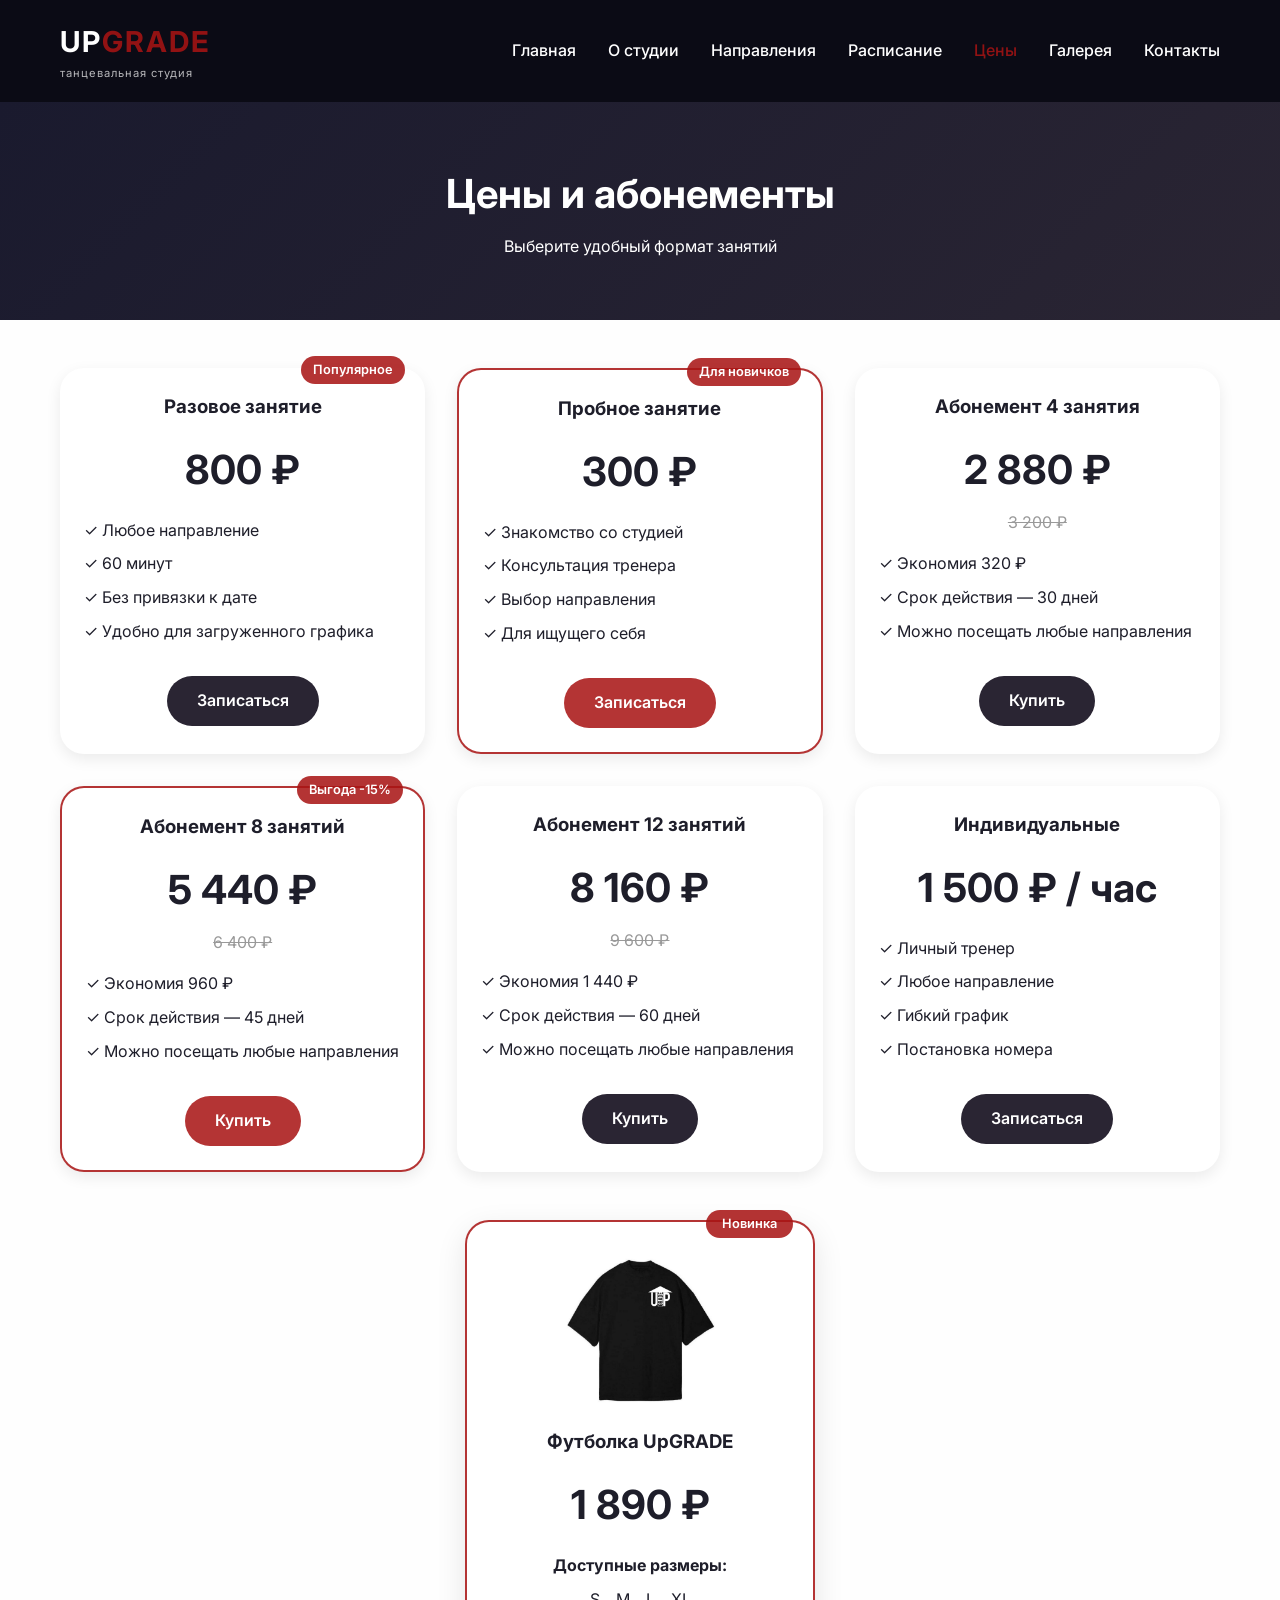
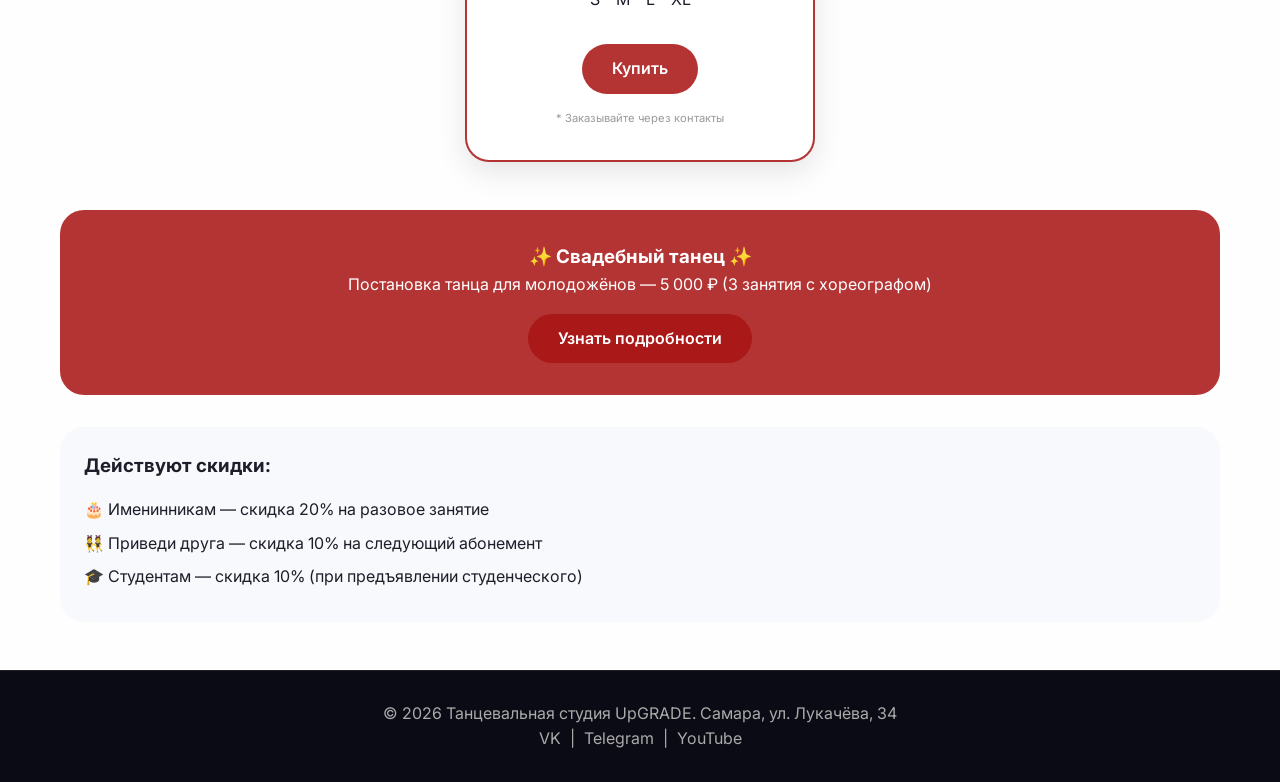
<file: супертунцтунцсайт/prices.html>
<!DOCTYPE html>
<html lang="ru">
<head>
    <meta charset="UTF-8">
    <meta name="viewport" content="width=device-width, initial-scale=1.0">
    <title>Цены | UpGRADE | Абонементы и разовые занятия</title>
    <link rel="stylesheet" href="css/style.css">
    <link href="https://fonts.googleapis.com/css2?family=Inter:opsz,wgt@14..32,400;14..32,500;14..32,600;14..32,700&display=swap" rel="stylesheet">
    <!-- Favicon -->
<link rel="icon" type="image/png" href="favicon.png">

<!-- SEO -->
<meta name="description" content="Танцевальная студия UpGRADE в Самаре. Современные направления, профессиональные преподаватели, пробное занятие 300₽.">
<meta name="keywords" content="танцы, Самара, танцевальная студия, hip-hop, contemporary, k-pop, high heels">
<meta name="author" content="UpGRADE Dance Studio">

<!-- Open Graph (для соцсетей) -->
<meta property="og:title" content="UpGRADE | Танцевальная студия">
<meta property="og:description" content="Танцуй с нами! Пробное занятие — 300₽">
<meta property="og:image" content="https://your-site.com/images/og-image.jpg">
<meta property="og:type" content="website">
<!-- Yandex Metrika -->
<script>
    (function(m,e,t,r,i,k,a){m[i]=m[i]||function(){(m[i].a=m[i].a||[]).push(arguments)};
    m[i].l=1*new Date();
    for (var j = 0; j < document.scripts.length; j++) {if (document.scripts[j].src === r) { return; }}
    k=e.createElement(t),a=e.getElementsByTagName(t)[0],k.async=1,k.src=r,a.parentNode.insertBefore(k,a)})
    (window, document, "script", "https://mc.yandex.ru/metrika/tag.js", "ym");
    ym(XXXXXXXX, "init", { clickmap:true, trackLinks:true, accurateTrackBounce:true });
</script>
</head>
<body>

<header class="header">
    <div class="container">
        <div class="logo">
            <h1>UP<span>GRADE</span></h1>
            <p>танцевальная студия</p>
        </div>
        <nav class="nav">
            <ul>
                <li><a href="index.html">Главная</a></li>
                <li><a href="about.html">О студии</a></li>
                <li><a href="directions.html">Направления</a></li>
                <li><a href="schedule.html">Расписание</a></li>
                <li><a href="prices.html" class="active">Цены</a></li>
                <li><a href="gallery.html">Галерея</a></li>
                <li><a href="contacts.html">Контакты</a></li>
            </ul>
        </nav>
        <div class="burger">
            <span></span><span></span><span></span>
        </div>
    </div>
</header>

<main>
    <section class="page-hero">
        <div class="container">
            <h1>Цены и абонементы</h1>
            <p>Выберите удобный формат занятий</p>
        </div>
    </section>

    <section class="pricing">
        <div class="container">
            <div class="pricing-grid">
                <!-- Разовые занятия -->
                <div class="pricing-card">
                    <div class="pricing-badge">Популярное</div>
                    <h3>Разовое занятие</h3>
                    <div class="price">800 ₽</div>
                    <ul>
                        <li>✓ Любое направление</li>
                        <li>✓ 60 минут</li>
                        <li>✓ Без привязки к дате</li>
                        <li>✓ Удобно для загруженного графика</li>
                    </ul>
                    <a href="index.html#trial" class="btn btn-secondary">Записаться</a>
                </div>

                <!-- Пробное -->
                <div class="pricing-card popular">
                    <div class="pricing-badge">Для новичков</div>
                    <h3>Пробное занятие</h3>
                    <div class="price">300 ₽</div>
                    <ul>
                        <li>✓ Знакомство со студией</li>
                        <li>✓ Консультация тренера</li>
                        <li>✓ Выбор направления</li>
                        <li>✓ Для ищущего себя</li>
                    </ul>
                    <a href="index.html#trial" class="btn btn-primary">Записаться</a>
                </div>

                <!-- Абонемент 4 занятия -->
                <div class="pricing-card">
                    <h3>Абонемент 4 занятия</h3>
                    <div class="price">2 880 ₽</div>
                    <div class="price-old">3 200 ₽</div>
                    <ul>
                        <li>✓ Экономия 320 ₽</li>
                        <li>✓ Срок действия — 30 дней</li>
                        <li>✓ Можно посещать любые направления</li>
                    </ul>
                    <a href="index.html#trial" class="btn btn-secondary">Купить</a>
                </div>

                <!-- Абонемент 8 занятий -->
                <div class="pricing-card popular">
                    <div class="pricing-badge">Выгода -15%</div>
                    <h3>Абонемент 8 занятий</h3>
                    <div class="price">5 440 ₽</div>
                    <div class="price-old">6 400 ₽</div>
                    <ul>
                        <li>✓ Экономия 960 ₽</li>
                        <li>✓ Срок действия — 45 дней</li>
                        <li>✓ Можно посещать любые направления</li>
                    </ul>
                    <a href="index.html#trial" class="btn btn-primary">Купить</a>
                </div>

                <!-- Абонемент 12 занятий -->
                <div class="pricing-card">
                    <h3>Абонемент 12 занятий</h3>
                    <div class="price">8 160 ₽</div>
                    <div class="price-old">9 600 ₽</div>
                    <ul>
                        <li>✓ Экономия 1 440 ₽</li>
                        <li>✓ Срок действия — 60 дней</li>
                        <li>✓ Можно посещать любые направления</li>
                    </ul>
                    <a href="index.html#trial" class="btn btn-secondary">Купить</a>
                </div>

                <!-- Индивидуальные занятия -->
                <div class="pricing-card">
                    <h3>Индивидуальные</h3>
                    <div class="price">1 500 ₽ / час</div>
                    <ul>
                        <li>✓ Личный тренер</li>
                        <li>✓ Любое направление</li>
                        <li>✓ Гибкий график</li>
                        <li>✓ Постановка номера</li>
                    </ul>
                    <a href="index.html#trial" class="btn btn-secondary">Записаться</a>
                </div>
            </div>
            <!-- Блок МЕРЧ в ценах -->
            <div class="merch-pricing">
                <div class="merch-pricing-card">
                    <div class="merch-badge">Новинка</div>
                    <div class="merch-pricing-image">
                        <img src="images/merch-shirt.jpg" alt="Футболка UpGRADE" onerror="this.src='https://placehold.co/200x200/0b0b15/ff6b6b?text=Shirt'">
                    </div>
                    <h3>Футболка UpGRADE</h3>
                    <div class="price">1 890 ₽</div>
        
                    <div class="merch-pricing-sizes">
                        <strong>Доступные размеры:</strong>
                        <div class="size-list">
                            <span>S</span> <span>M</span> <span>L</span> <span>XL</span>
                        </div>
                    </div>
        
        
                    <a href="contacts.html" class="btn btn-primary">Купить</a>
                    <p class="merch-small">* Заказывайте через контакты</p>
                </div>
            </div>
            <div class="special-offer">
                <h3>✨ Свадебный танец ✨</h3>
                <p>Постановка танца для молодожёнов — 5 000 ₽ (3 занятия с хореографом)</p>
                <a href="contacts.html" class="btn btn-primary">Узнать подробности</a>
            </div>

            <div class="discount-info">
                <h3>Действуют скидки:</h3>
                <ul>
                    <li>🎂 Именинникам — скидка 20% на разовое занятие</li>
                    <li>👯 Приведи друга — скидка 10% на следующий абонемент</li>
                    <li>🎓 Студентам — скидка 10% (при предъявлении студенческого)</li>
                </ul>
            </div>
        </div>
    </section>
</main>

<footer>
    <div class="container">
        <p>© 2026 Танцевальная студия UpGRADE. Самара, ул. Лукачёва, 34</p>
        <div class="socials">
            <a href="#">VK</a> | <a href="#">Telegram</a> | <a href="#">YouTube</a>
        </div>
    </div>
</footer>

<script src="js/main.js"></script>
</body>
</html>
</file>
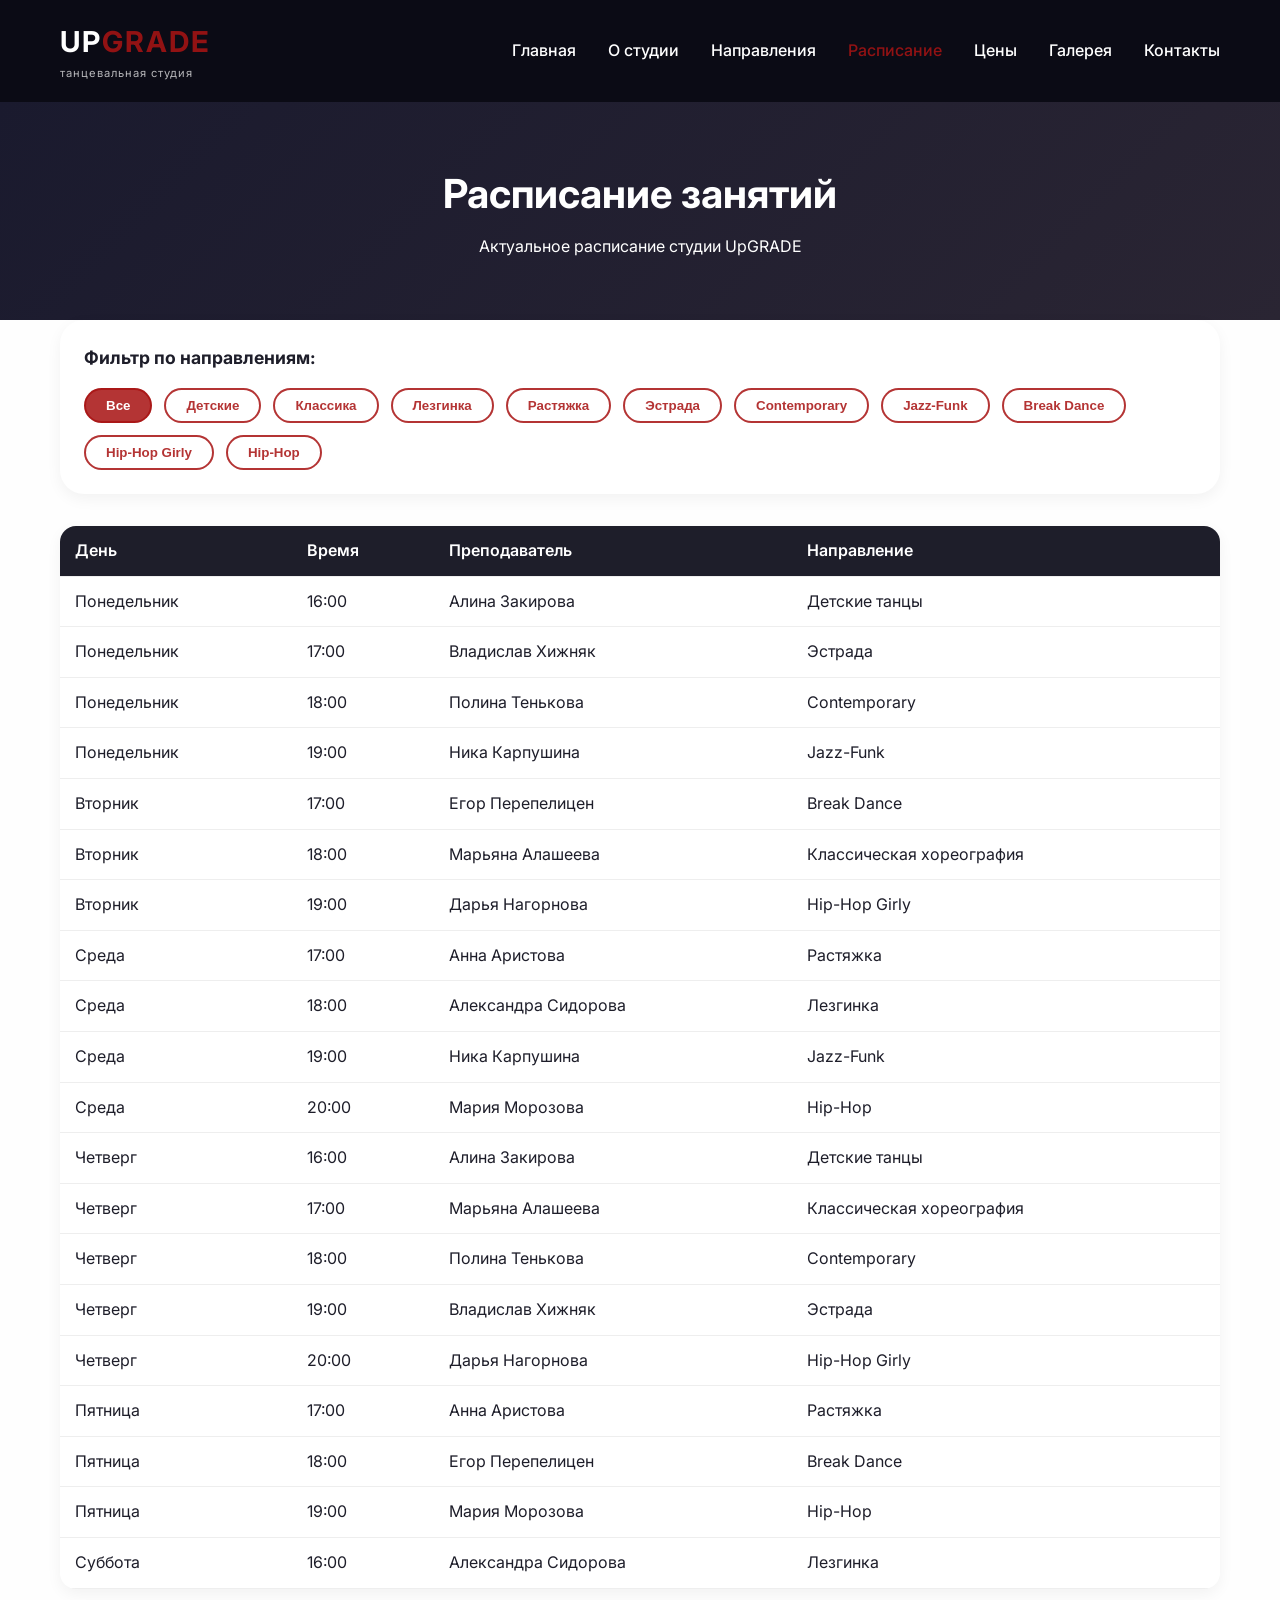
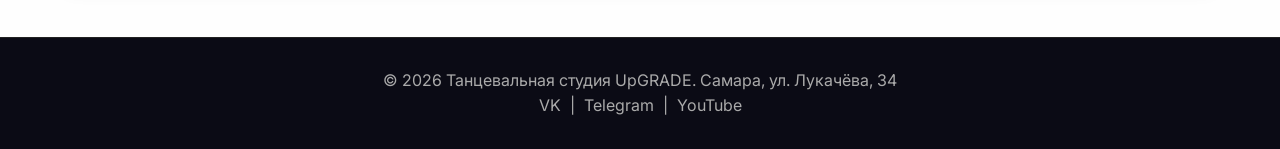
<file: супертунцтунцсайт/schedule.html>
<!DOCTYPE html>
<html lang="ru">
<head>
    <meta charset="UTF-8">
    <meta name="viewport" content="width=device-width, initial-scale=1.0, user-scalable=yes">
    
    <meta name="description" content="Расписание занятий танцевальной студии UpGRADE. Дни, время, преподаватели и направления в Самаре.">
    
    <title>Расписание | UpGRADE | Танцевальная студия в Самаре</title>
    <link rel="stylesheet" href="css/style.css">
    <link href="https://fonts.googleapis.com/css2?family=Inter:opsz,wght@14..32,400;14..32,500;14..32,600;14..32,700&display=swap" rel="stylesheet">
</head>
<body>

<header class="header">
    <div class="container">
        <div class="logo">
            <h1>UP<span>GRADE</span></h1>
            <p>танцевальная студия</p>
        </div>
        <nav class="nav">
            <ul>
                <li><a href="index.html">Главная</a></li>
                <li><a href="about.html">О студии</a></li>
                <li><a href="directions.html">Направления</a></li>
                <li><a href="schedule.html" class="active">Расписание</a></li>
                <li><a href="prices.html">Цены</a></li>
                <li><a href="gallery.html">Галерея</a></li>
                <li><a href="contacts.html">Контакты</a></li>
            </ul>
        </nav>
        <div class="burger">
            <span></span><span></span><span></span>
        </div>
    </div>
</header>

<main>
    <section class="page-hero">
        <div class="container">
            <h1>Расписание занятий</h1>
            <p>Актуальное расписание студии UpGRADE</p>
        </div>
    </section>

    <section class="schedule-section">
    <div class="container">
        <!-- Блок фильтра -->
        <div class="filter-container">
            <h3>Фильтр по направлениям:</h3>
            <div class="filter-buttons">
                <button class="filter-btn active" data-filter="all">Все</button>
                <button class="filter-btn" data-filter="Детские танцы">Детские</button>
                <button class="filter-btn" data-filter="Классическая хореография">Классика</button>
                <button class="filter-btn" data-filter="Лезгинка">Лезгинка</button>
                <button class="filter-btn" data-filter="Растяжка">Растяжка</button>
                <button class="filter-btn" data-filter="Эстрада">Эстрада</button>
                <button class="filter-btn" data-filter="Contemporary">Contemporary</button>
                <button class="filter-btn" data-filter="Jazz-Funk">Jazz-Funk</button>
                <button class="filter-btn" data-filter="Break Dance">Break Dance</button>
                <button class="filter-btn" data-filter="Hip-Hop Girly">Hip-Hop Girly</button>
                <button class="filter-btn" data-filter="Hip-Hop">Hip-Hop</button>
            </div>
        </div>
        
        <!-- Таблица с расписанием -->
        <div id="scheduleTable">
            <div style="text-align: center; padding: 40px;">
                <p>📅 Загрузка расписания...</p>
            </div>
        </div>
    </div>
</section>
</main>

<footer>
    <div class="container">
        <p>© 2026 Танцевальная студия UpGRADE. Самара, ул. Лукачёва, 34</p>
        <div class="socials">
            <a href="#">VK</a> | <a href="#">Telegram</a> | <a href="#">YouTube</a>
        </div>
    </div>
</footer>

<script src="js/main.js"></script>
</body>
</html>
</file>
<file: супертунцтунцсайт/css/style.css>
* {
    margin: 0;
    padding: 0;
    box-sizing: border-box;
}

body {
    font-family: 'Inter', sans-serif;
    line-height: 1.6;
    color: #1e1e2a;
    background: #fefefe;
}

.container {
    max-width: 1200px;
    margin: 0 auto;
    padding: 0 20px;
}

/* ========== ШАПКА ========== */
.header {
    background: #0b0b15;
    color: white;
    padding: 1.2rem 0;
    position: sticky;
    top: 0;
    z-index: 100;
}

.header .container {
    display: flex;
    justify-content: space-between;
    align-items: center;
    flex-wrap: wrap;
}

.logo h1 {
    font-size: 1.8rem;
    letter-spacing: 2px;
}

.logo span {
    color: #a81414dc;
}

.logo p {
    font-size: 0.7rem;
    opacity: 0.7;
    letter-spacing: 1px;
}

.nav ul {
    display: flex;
    gap: 2rem;
    list-style: none;
}

.nav a {
    color: white;
    text-decoration: none;
    font-weight: 500;
    transition: 0.3s;
}

.nav a:hover,
.nav a.active {
    color: #a81414dc;
}

.burger {
    display: none;
    flex-direction: column;
    cursor: pointer;
}

.burger span {
    width: 25px;
    height: 3px;
    background: white;
    margin: 3px 0;
    transition: 0.3s;
}

/* ========== ГЛАВНЫЙ ЭКРАН ========== */
.hero {
    background: linear-gradient(135deg, #11101f 0%, #2a2533 100%);
    color: white;
    text-align: center;
    padding: 100px 20px;
}

.hero h2 {
    font-size: 2.8rem;
    margin-bottom: 1rem;
}

.hero p {
    font-size: 1.2rem;
    opacity: 0.9;
}

/* ========== КНОПКИ ========== */
.btn {
    display: inline-block;
    padding: 12px 30px;
    border-radius: 40px;
    text-decoration: none;
    font-weight: 600;
    margin-top: 1rem;
    border: none;
    cursor: pointer;
    transition: 0.3s;
}

.btn-primary {
    background: #a81414dc;
    color: white;
}

.btn-primary:hover {
    background: #a81414dc;
    transform: scale(1.02);
}

.btn-secondary {
    background: #2a2533;
    color: white;
}

.btn-secondary:hover {
    background: #3d3548;
    transform: scale(1.02);
}

/* ========== ПРЕИМУЩЕСТВА ========== */
.features {
    padding: 60px 0;
    background: #f8f9fc;
}

.features .container {
    display: flex;
    gap: 2rem;
    flex-wrap: wrap;
    justify-content: center;
}

.feature-card {
    background: white;
    padding: 2rem;
    border-radius: 24px;
    box-shadow: 0 8px 20px rgba(0, 0, 0, 0.05);
    flex: 1;
    min-width: 250px;
    text-align: center;
    transition: transform 0.3s;
}

.feature-card:hover {
    transform: translateY(-5px);
}

/* ========== ПРОБНОЕ ЗАНЯТИЕ ========== */
.trial {
    background: #0b0b15;
    color: white;
    text-align: center;
    padding: 60px 20px;
}

.trial form {
    display: flex;
    gap: 1rem;
    justify-content: center;
    flex-wrap: wrap;
    margin-top: 2rem;
}

.trial input {
    padding: 12px;
    width: 250px;
    border-radius: 40px;
    border: none;
}

/* ========== СТРАНИЦЫ (ОБЩИЕ) ========== */
.page-hero {
    background: linear-gradient(135deg, #1a1a2e 0%, #2a2533 100%);
    color: white;
    text-align: center;
    padding: 60px 20px;
}

.page-hero h1 {
    font-size: 2.5rem;
    margin-bottom: 0.5rem;
}

/* ========== СЕТКИ ========== */
.about-grid,
.philosophy-grid,
.teachers-grid,
.directions-grid,
.pricing-grid,
.contacts-grid {
    display: grid;
    grid-template-columns: repeat(auto-fit, minmax(280px, 1fr));
    gap: 2rem;
    margin: 3rem 0;
}

/* ========== О СТУДИИ ========== */
.about-text {
    padding: 1rem;
}

.about-image img,
.teacher-photo img {
    width: 100%;
    border-radius: 24px;
    box-shadow: 0 10px 30px rgba(0, 0, 0, 0.1);
}

.philosophy-item,
.teacher-card,
.direction-card,
.pricing-card {
    background: white;
    padding: 1.5rem;
    border-radius: 24px;
    box-shadow: 0 5px 15px rgba(0, 0, 0, 0.08);
    text-align: center;
    transition: transform 0.3s;
}

.philosophy-item:hover,
.teacher-card:hover,
.direction-card:hover,
.pricing-card:hover {
    transform: translateY(-5px);
}

.philosophy-icon {
    font-size: 3rem;
    margin-bottom: 1rem;
}

.teacher-card h3,
.direction-card h3 {
    margin: 1rem 0 0.5rem;
}

.teacher-direction {
    color: #a81414dc;
    font-weight: 600;
    margin-bottom: 1rem;
}

.direction-info {
    display: flex;
    justify-content: center;
    gap: 0.5rem;
    margin-top: 1rem;
    font-size: 0.9rem;
    color: #7d1313;
    font-weight: 500;
}

.studio-features {
    background: #f8f9fc;
    padding: 3rem 0;
    border-radius: 24px;
    margin: 2rem 0;
}

.features-list {
    max-width: 600px;
    margin: 1.5rem auto;
}

.feature-item {
    display: flex;
    align-items: center;
    gap: 1rem;
    margin: 1rem 0;
    font-size: 1.1rem;
}

.feature-check {
    color: #a81414dc;
    font-size: 1.5rem;
    font-weight: bold;
}

.cta-center {
    text-align: center;
    margin-top: 2rem;
}

/* ========== НАПРАВЛЕНИЯ ========== */
.direction-help {
    background-color: #8f0202;
    color: white;
    text-align: center;
    padding: 3rem 1rem;
    border-radius: 24px;
    margin: 2rem 0;
}

.direction-help .btn-primary {
    background: white;
    color: #a81414dc;
}

.direction-help .btn-primary:hover {
    background: #f0f0f0;
}

/* ========== ЦЕНЫ ========== */
.pricing-card {
    position: relative;
}

.pricing-card.popular {
    border: 2px solid #a81414dc;
    transform: scale(1.02);
}

.pricing-badge {
    position: absolute;
    top: -12px;
    right: 20px;
    background: #a81414dc;
    color: white;
    padding: 4px 12px;
    border-radius: 20px;
    font-size: 0.8rem;
    font-weight: 600;
}

.price {
    font-size: 2.5rem;
    font-weight: 700;
    color: #1e1e2a;
    margin: 1rem 0;
}

.price-old {
    text-decoration: line-through;
    color: #999;
    margin-top: -0.5rem;
}

.pricing-card ul {
    text-align: left;
    list-style: none;
    margin: 1rem 0;
}

.pricing-card li {
    margin: 0.5rem 0;
}

.special-offer {
    background: linear-gradient(135deg, #a81414dc, #a81414dc);
    color: white;
    text-align: center;
    padding: 2rem;
    border-radius: 24px;
    margin: 2rem 0;
}

.discount-info {
    background: #f8f9fc;
    padding: 1.5rem;
    border-radius: 24px;
    margin-top: 2rem;
}

.discount-info ul {
    list-style: none;
    margin-top: 1rem;
}

.discount-info li {
    margin: 0.5rem 0;
}

/* ========== КОНТАКТЫ ========== */
.contact-block {
    display: flex;
    gap: 1rem;
    margin-bottom: 1.5rem;
}

.contact-icon {
    font-size: 1.8rem;
}

.social-links {
    display: flex;
    gap: 1rem;
    margin-top: 0.5rem;
    flex-wrap: wrap;
}

.social-link {
    background: #1e1e2a;
    color: white;
    padding: 5px 15px;
    border-radius: 20px;
    text-decoration: none;
    font-size: 0.9rem;
    transition: 0.3s;
}

.social-link:hover {
    background: #a81414dc;
    color: white;
}

.map-container {
    margin: 1.5rem 0;
    border-radius: 16px;
    overflow: hidden;
}

.transport-info {
    background: #f8f9fc;
    padding: 1.5rem;
    border-radius: 16px;
    margin-top: 1rem;
}

.contacts-form {
    background: white;
    padding: 2rem;
    border-radius: 24px;
    box-shadow: 0 5px 20px rgba(0, 0, 0, 0.05);
}

.contacts-form input,
.contacts-form textarea {
    width: 100%;
    padding: 12px;
    margin-bottom: 1rem;
    border: 1px solid #ddd;
    border-radius: 8px;
    font-family: inherit;
    font-size: 1rem;
}

.contacts-form textarea {
    resize: vertical;
}

/* ========== ГАЛЕРЕЯ ========== */
.gallery-grid {
    display: grid;
    grid-template-columns: repeat(auto-fill, minmax(250px, 1fr));
    gap: 1.5rem;
    margin: 2rem 0;
}

.gallery-item img {
    width: 100%;
    height: 250px;
    object-fit: cover;
    border-radius: 16px;
    transition: transform 0.3s;
    cursor: pointer;
}

.gallery-item img:hover {
    transform: scale(1.03);
}

/* ========== РАСПИСАНИЕ ========== */
.schedule-wrapper {
    overflow-x: auto;
}

.schedule-table {
    width: 100%;
    border-collapse: collapse;
    margin: 2rem 0;
    background: white;
    border-radius: 16px;
    overflow: hidden;
    box-shadow: 0 5px 15px rgba(0, 0, 0, 0.05);
}

.schedule-table th,
.schedule-table td {
    padding: 12px 15px;
    text-align: left;
    border-bottom: 1px solid #eee;
}

.schedule-table th {
    background: #1e1e2a;
    color: white;
    font-weight: 600;
}

.schedule-table tr:hover {
    background: #f8f9fc;
}

/* ========== СООБЩЕНИЯ ФОРМ ========== */
#formMessage,
#contactFormMessage {
    margin-top: 1rem;
    padding: 10px;
    border-radius: 8px;
}

.success-message {
    background: #d4edda;
    color: #155724;
    border: 1px solid #c3e6cb;
}

.error-message {
    background: #f8d7da;
    color: #721c24;
    border: 1px solid #f5c6cb;
}

/* ========== ПОДВАЛ ========== */
footer {
    background: #0b0b15;
    color: #aaa;
    text-align: center;
    padding: 30px 0;
    border-top: 1px solid #222;
    margin-top: 3rem;
}

.socials a {
    color: #aaa;
    text-decoration: none;
    margin: 0 5px;
    transition: 0.3s;
}

.socials a:hover {
    color: #a81414dc;
}

/* ========== АДАПТИВ ========== */
@media (max-width: 1024px) {
    .hero h2 {
        font-size: 2.2rem;
    }

    .pricing-grid {
        grid-template-columns: repeat(auto-fit, minmax(260px, 1fr));
    }
}

@media (max-width: 768px) {
    .nav ul {
        display: none;
        flex-direction: column;
        position: absolute;
        top: 100%;
        left: 0;
        width: 100%;
        background: #0b0b15;
        padding: 1rem;
        gap: 1rem;
        text-align: center;
    }

    .nav ul.show {
        display: flex;
    }

    .burger {
        display: flex;
    }

    .hero h2 {
        font-size: 1.8rem;
    }

    .hero p {
        font-size: 1rem;
    }

    .page-hero h1 {
        font-size: 1.8rem;
    }

    .about-grid,
    .philosophy-grid,
    .teachers-grid,
    .directions-grid,
    .pricing-grid,
    .contacts-grid {
        grid-template-columns: 1fr;
        gap: 1.5rem;
    }

    .contacts-form {
        margin-top: 2rem;
    }

    .schedule-table th,
    .schedule-table td {
        padding: 8px 10px;
        font-size: 0.9rem;
    }
}

/* ========== АНИМАЦИЯ БУРГЕРА ========== */
.burger.active span:nth-child(1) {
    transform: rotate(45deg) translate(5px, 5px);
}

.burger.active span:nth-child(2) {
    opacity: 0;
}

.burger.active span:nth-child(3) {
    transform: rotate(-45deg) translate(7px, -6px);
}
/* ========== МЕРЧ (ФУТБОЛКИ) ========== */

/* Блок на странице О студии */
.merch {
    padding: 4rem 0;
    background: #f8f9fc;
}

.merch-wrapper {
    display: grid;
    grid-template-columns: 1fr 1fr;
    gap: 3rem;
    align-items: center;
}

.merch-image img {
    width: 100%;
    border-radius: 24px;
    box-shadow: 0 20px 40px rgba(0, 0, 0, 0.15);
}

.merch-info h2 {
    font-size: 2rem;
    margin-bottom: 1rem;
    color: #1e1e2a;
}

.merch-price {
    font-size: 2.5rem;
    font-weight: 700;
    color: #a81414dc;
    margin: 1.5rem 0 1rem;
}

.merch-sizes {
    margin: 1.5rem 0;
}

.size-list {
    display: flex;
    gap: 1rem;
    margin: 0.5rem 0;
}

.size {
    width: 50px;
    height: 50px;
    display: flex;
    align-items: center;
    justify-content: center;
    background: white;
    border: 2px solid #a81414dc;
    border-radius: 12px;
    font-weight: 700;
    font-size: 1.2rem;
    color: #1e1e2a;
}

.size-note {
    font-size: 0.8rem;
    color: #666;
    margin-top: 0.5rem;
}

.merch-features {
    margin: 1.5rem 0;
}

.merch-features p {
    margin: 0.5rem 0;
}

.merch-note {
    font-size: 0.8rem;
    color: #999;
    margin-top: 1rem;
}

/* Мерч на странице Цены */
.merch-pricing {
    margin: 3rem 0;
}

.merch-pricing-card {
    max-width: 350px;
    margin: 0 auto;
    background: white;
    border-radius: 24px;
    padding: 2rem;
    text-align: center;
    box-shadow: 0 10px 30px rgba(0, 0, 0, 0.1);
    position: relative;
    border: 2px solid #a81414dc;
}

.merch-badge {
    position: absolute;
    top: -12px;
    right: 20px;
    background: #a81414dc;
    color: white;
    padding: 4px 16px;
    border-radius: 20px;
    font-size: 0.8rem;
    font-weight: 600;
}

.merch-pricing-image img {
    width: 150px;
    height: 150px;
    object-fit: cover;
    border-radius: 16px;
    margin-bottom: 1rem;
}

.merch-pricing-sizes {
    margin: 1rem 0;
}

.merch-pricing-sizes .size-list {
    justify-content: center;
}

.merch-small {
    font-size: 0.7rem;
    color: #999;
    margin-top: 1rem;
}

/* Адаптив для мерча */
@media (max-width: 768px) {
    .merch-wrapper {
        grid-template-columns: 1fr;
        gap: 2rem;
        text-align: center;
    }
    
    .size-list {
        justify-content: center;
    }
    
    .merch-info h2 {
        font-size: 1.5rem;
    }
    
    .merch-price {
        font-size: 2rem;
    }
}
/* ========== ФИЛЬТР РАСПИСАНИЯ ========== */
.filter-container {
    background: white;
    padding: 1.5rem;
    border-radius: 24px;
    margin-bottom: 2rem;
    box-shadow: 0 5px 15px rgba(0, 0, 0, 0.05);
}

.filter-container h3 {
    margin-bottom: 1rem;
    font-size: 1.1rem;
    color: #1e1e2a;
}

.filter-buttons {
    display: flex;
    flex-wrap: wrap;
    gap: 0.75rem;
}

.filter-btn {
    padding: 8px 20px;
    border: 2px solid #a81414dc;
    background: white;
    color: #a81414dc;
    border-radius: 40px;
    cursor: pointer;
    font-weight: 600;
    transition: 0.3s;
}

.filter-btn:hover {
    background: #a81414dc;
    color: white;
    transform: translateY(-2px);
}

.filter-btn.active {
    background: #a81414dc;
    color: white;
}

.hidden-row {
    display: none !important;
}
</file>
